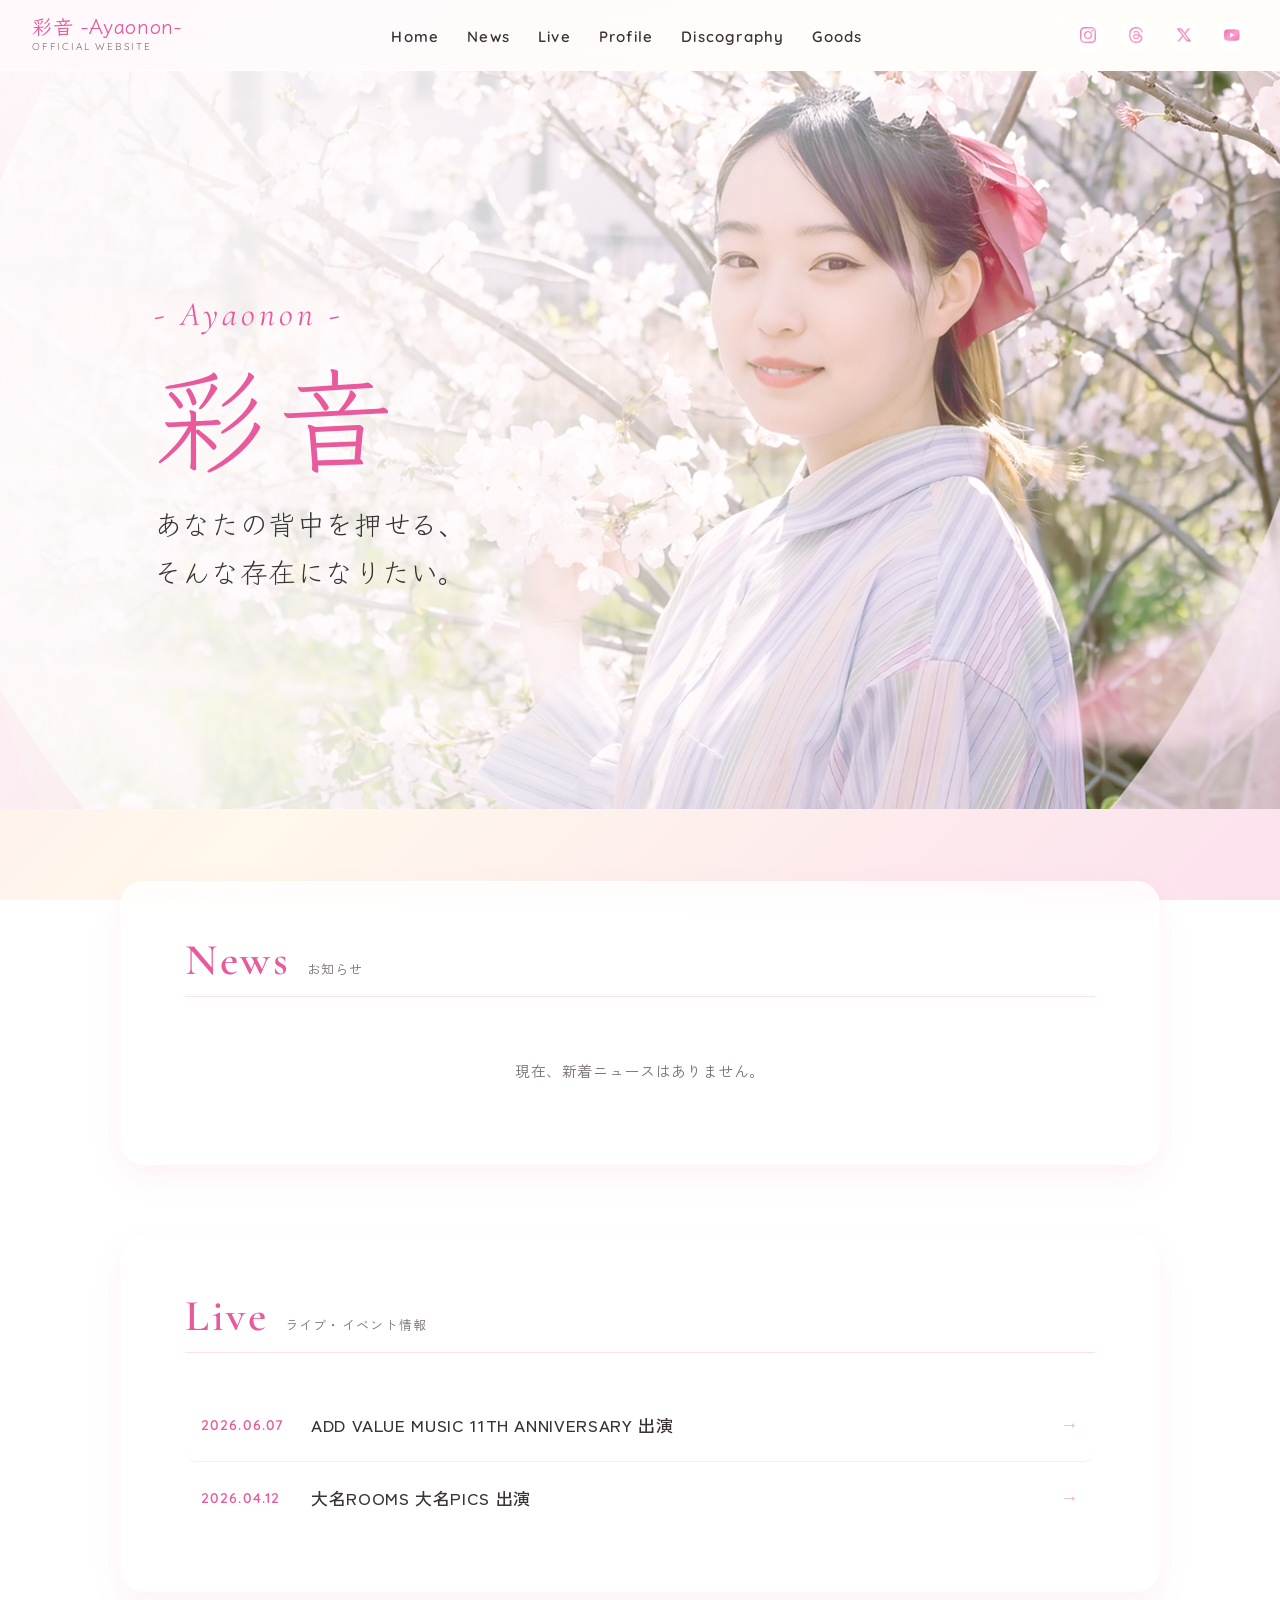
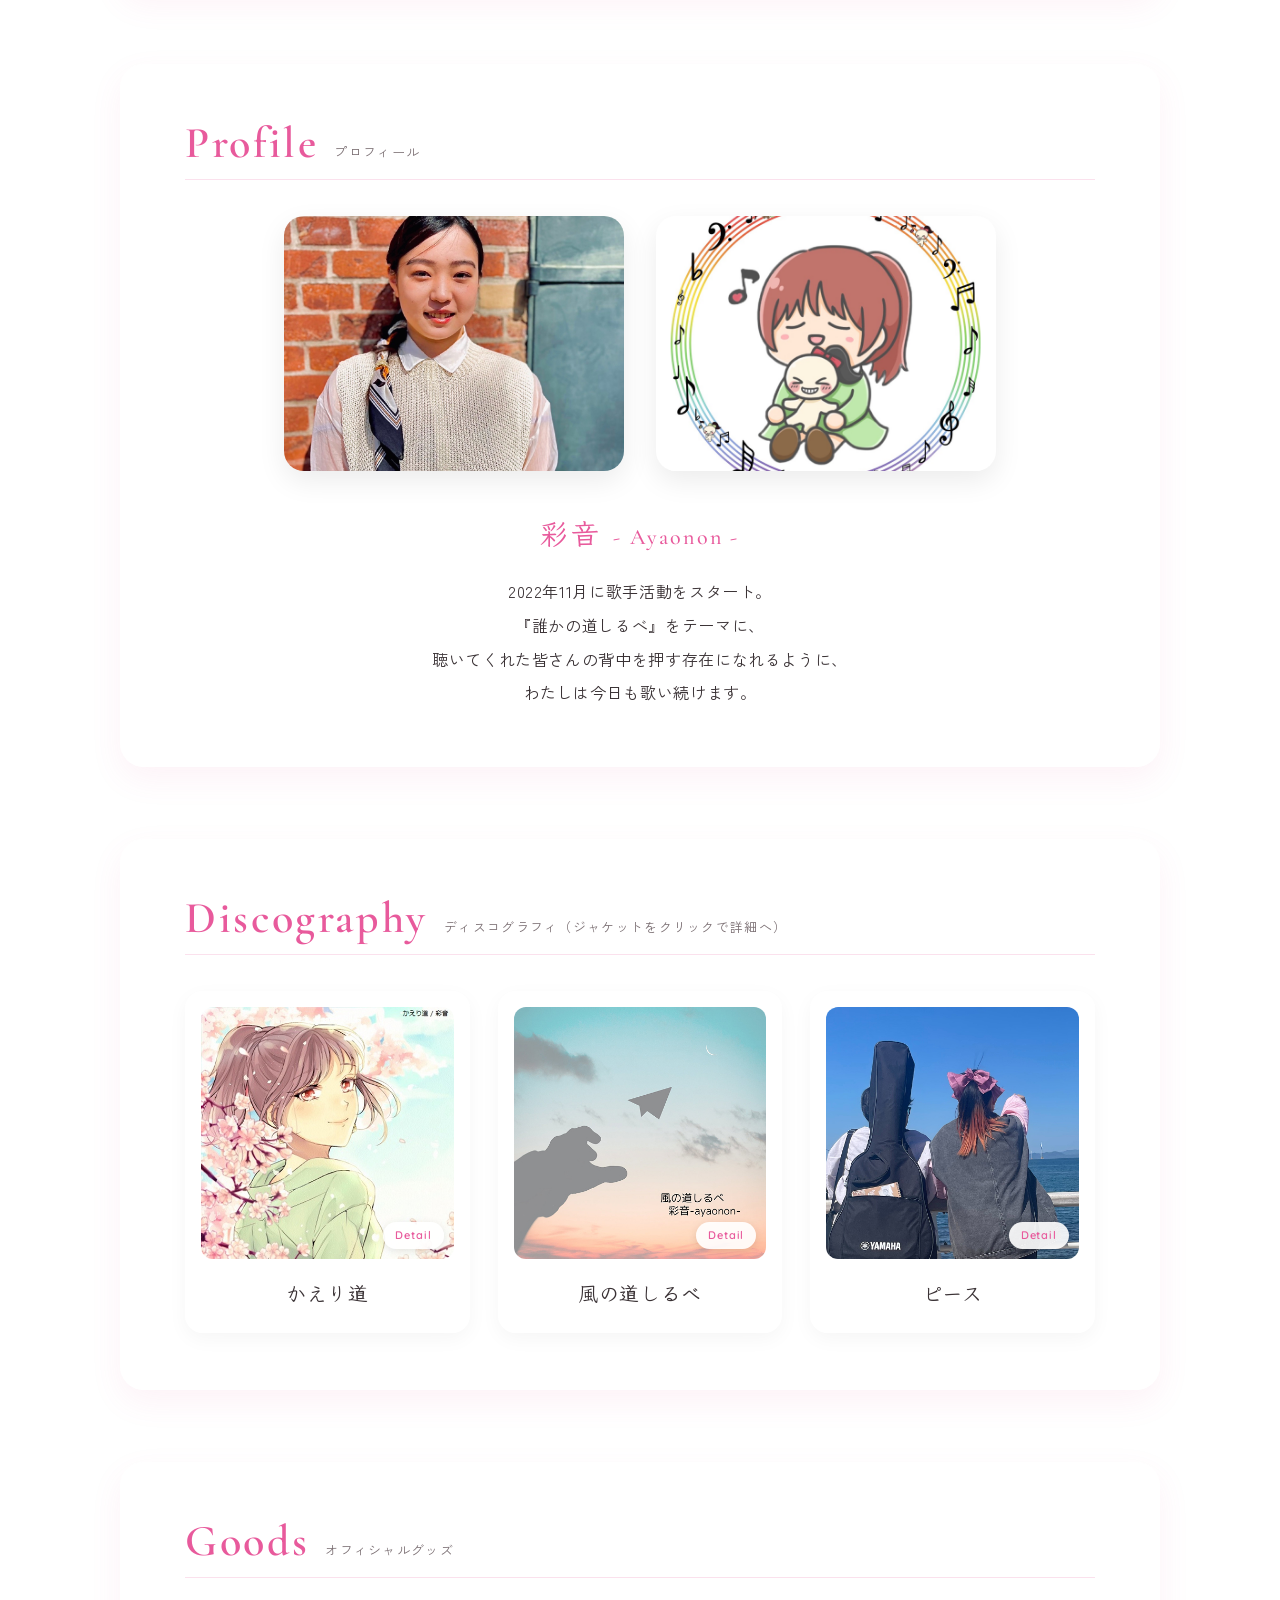
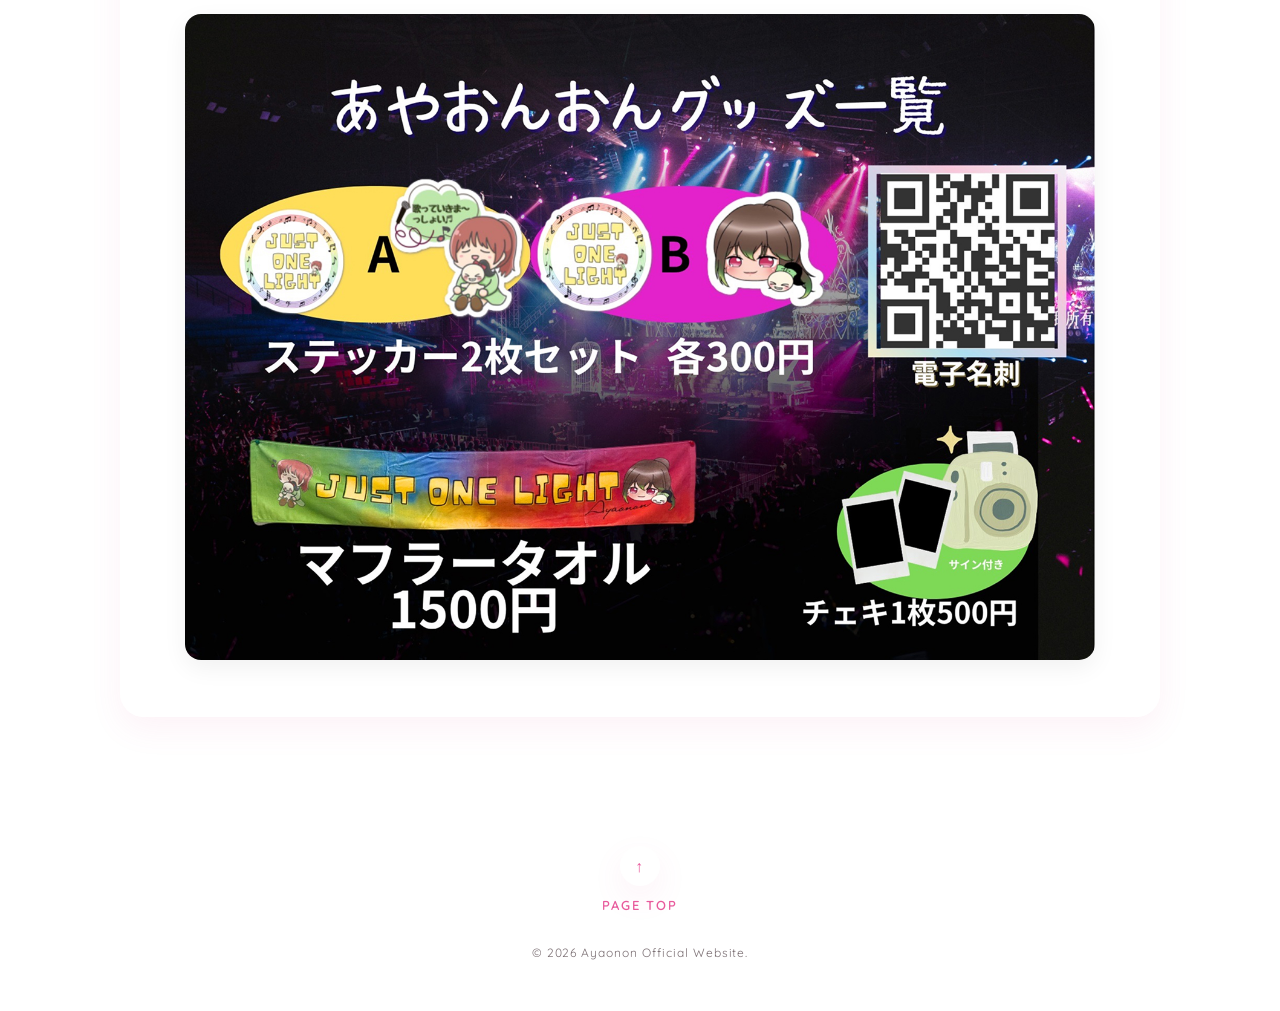
<file: index.html>
<!DOCTYPE html>
<html lang="ja">

<head>
    <meta charset="UTF-8">
    <meta name="viewport" content="width=device-width, initial-scale=1.0">

    <title>彩音 -Ayaonon- Official Website</title>

    <!-- Google Fonts: 上品な欧文フォントと温かみのある和文フォントの組み合わせ -->
    <link rel="preconnect" href="https://fonts.googleapis.com">
    <link rel="preconnect" href="https://fonts.gstatic.com" crossorigin>
    <link href="https://fonts.googleapis.com/css2?family=Cormorant+Garamond:ital,wght@0,500;0,600;1,500&family=Klee+One:wght@400;600&family=Quicksand:wght@400;500;600&family=Zen+Kaku+Gothic+New:wght@400;500;700&display=swap" rel="stylesheet">

    <link rel="stylesheet" href="css/common.css">
    <link rel="stylesheet" href="css/style.css">
</head>

<body id="top">

    <header>
        <nav class="nav">
            <div class="text-logo">
                <a href="index.html">
                    <span class="logo-main">彩音 -Ayaonon-</span>
                    <span class="logo-sub">OFFICIAL WEBSITE</span>
                </a>
            </div>

            <ul class="nav-text">
                <li class="nav-item"><a href="index.html">Home</a></li>
                <li class="nav-item"><a href="#news">News</a></li>
                <li class="nav-item"><a href="#live">Live</a></li>
                <li class="nav-item"><a href="#profile">Profile</a></li>
                <li class="nav-item"><a href="#discography">Discography</a></li>
                <li class="nav-item"><a href="#goods">Goods</a></li>
            </ul>

            <button class="hamburger" aria-label="メニューを開く">
                <span></span>
                <span></span>
                <span></span>
            </button>

            <ul class="nav-sns">
                <li class="nav-sns-item">
                    <a href="https://www.instagram.com/ayaonon1124?igsh=YjRiNXJqM3lva2Ft&utm_source=qr" target="_blank" rel="noopener noreferrer">
                        <img src="image/insta.png" alt="Instagram">
                    </a>
                </li>
                <li class="nav-sns-item">
                    <a href="https://www.threads.com/@ayaonon1124?hl=ja" target="_blank" rel="noopener noreferrer">
                        <img src="image/threds.png" alt="Threads">
                    </a>
                </li>
                <li class="nav-sns-item">
                    <a href="https://x.com/ayaonon1124?s=11" target="_blank" rel="noopener noreferrer">
                        <img src="image/x.png" alt="X">
                    </a>
                </li>
                <li class="nav-sns-item">
                    <a href="https://youtube.com/@irodorineiro?si=Z2nzadgw7RBEqJVM" target="_blank" rel="noopener noreferrer">
                        <img src="image/youtube.png" alt="YouTube">
                    </a>
                </li>
            </ul>
        </nav>
    </header>

    <main>
        <!-- メインビジュアル -->
        <section class="mv">
            <img src="image/mvpic.jpg" alt="彩音">
            <div class="mv-overlay"></div>
            <div class="mv-text">
                <p class="mv-en">- Ayaonon -</p>
                <h1>彩音</h1>
                <p class="mv-catch">
                    あなたの背中を押せる、<br>
                    そんな存在になりたい。
                </p>
            </div>
        </section>

        <!-- News -->
        <section class="card-section news" id="news">
            <div class="section-inner">
                <div class="section-header">
                    <h2 class="section-title">News</h2>
                    <span class="section-subtitle">お知らせ</span>
                </div>

                <div class="news-container">
                    <div class="news-empty">
                        <p>現在、新着ニュースはありません。</p>
                    </div>
                </div>
            </div>
        </section>

        <!-- Live -->
        <section class="card-section live" id="live">
            <div class="section-inner">
                <div class="section-header">
                    <h2 class="section-title">Live</h2>
                    <span class="section-subtitle">ライブ・イベント情報</span>
                </div>

                <div class="news-container">
                    <a href="live-260607.html" class="news-link">
                        <time class="news-date" datetime="2026-06-07">2026.06.07</time>
                        <h3 class="news-title">ADD VALUE MUSIC 11TH ANNIVERSARY 出演</h3>
                        <span class="news-arrow">→</span>
                    </a>
                    <a href="live-260414.html" class="news-link">
                        <time class="news-date" datetime="2026-04-12">2026.04.12</time>
                        <h3 class="news-title">大名ROOMS 大名PICS 出演</h3>
                        <span class="news-arrow">→</span>
                    </a>
                </div>
            </div>
        </section>

        <!-- Profile -->
        <section class="card-section profile" id="profile">
            <div class="section-inner">
                <div class="section-header">
                    <h2 class="section-title">Profile</h2>
                    <span class="section-subtitle">プロフィール</span>
                </div>

                <div class="profile-box">
                    <div class="profile-imgbox">
                        <div class="profile-photo main-photo">
                            <img src="image/profile-pic3.jpg" alt="プロフィール写真">
                        </div>
                        <div class="profile-photo sub-photo">
                            <img src="image/profile-pic2.png" alt="プロフィールキャラクター">
                        </div>
                    </div>

                    <div class="profile-content">
                        <h3>彩音 <span>- Ayaonon -</span></h3>
                        <p>
                            2022年11月に歌手活動をスタート。<br>
                            『誰かの道しるべ』をテーマに、<br class="pc-only">
                            聴いてくれた皆さんの背中を押す存在になれるように、<br class="pc-only">
                            わたしは今日も歌い続けます。
                        </p>
                    </div>
                </div>
            </div>
        </section>

        <!-- Discography -->
        <section class="card-section discography" id="discography">
            <div class="section-inner">
                <div class="section-header">
                    <h2 class="section-title">Discography</h2>
                    <span class="section-subtitle">ディスコグラフィ（ジャケットをクリックで詳細へ）</span>
                </div>

                <div class="song-container">
                    <a href="discography-kaeri.html" class="song-box">
                        <div class="song-img-wrap">
                            <img src="image/kaerimichi.jpg" alt="かえり道">
                            <span class="song-badge">Detail</span>
                        </div>
                        <h3>かえり道</h3>
                    </a>

                    <a href="discography-kazeno.html" class="song-box">
                        <div class="song-img-wrap">
                            <img src="image/kazenomichishirube.jpg" alt="風の道しるべ">
                            <span class="song-badge">Detail</span>
                        </div>
                        <h3>風の道しるべ</h3>
                    </a>

                    <a href="discography-peace.html" class="song-box">
                        <div class="song-img-wrap">
                            <img src="image/peace.jpg" alt="ピース">
                            <span class="song-badge">Detail</span>
                        </div>
                        <h3>ピース</h3>
                    </a>
                </div>
            </div>
        </section>

        <!-- Goods -->
        <section class="card-section goods" id="goods">
            <div class="section-inner">
                <div class="section-header">
                    <h2 class="section-title">Goods</h2>
                    <span class="section-subtitle">オフィシャルグッズ</span>
                </div>

                <div class="goods-img-wrap">
                    <img src="image/goods-img.jpg" alt="グッズ画像">
                </div>
            </div>
        </section>
    </main>

    <footer>
        <a href="#top" class="footer-link">
            <span class="arrow-up">↑</span>
            <span>PAGE TOP</span>
        </a>
        <p class="copyright">&copy; 2026 Ayaonon Official Website.</p>
    </footer>

    <script src="js/script.js"></script>
</body>

</html>
</file>
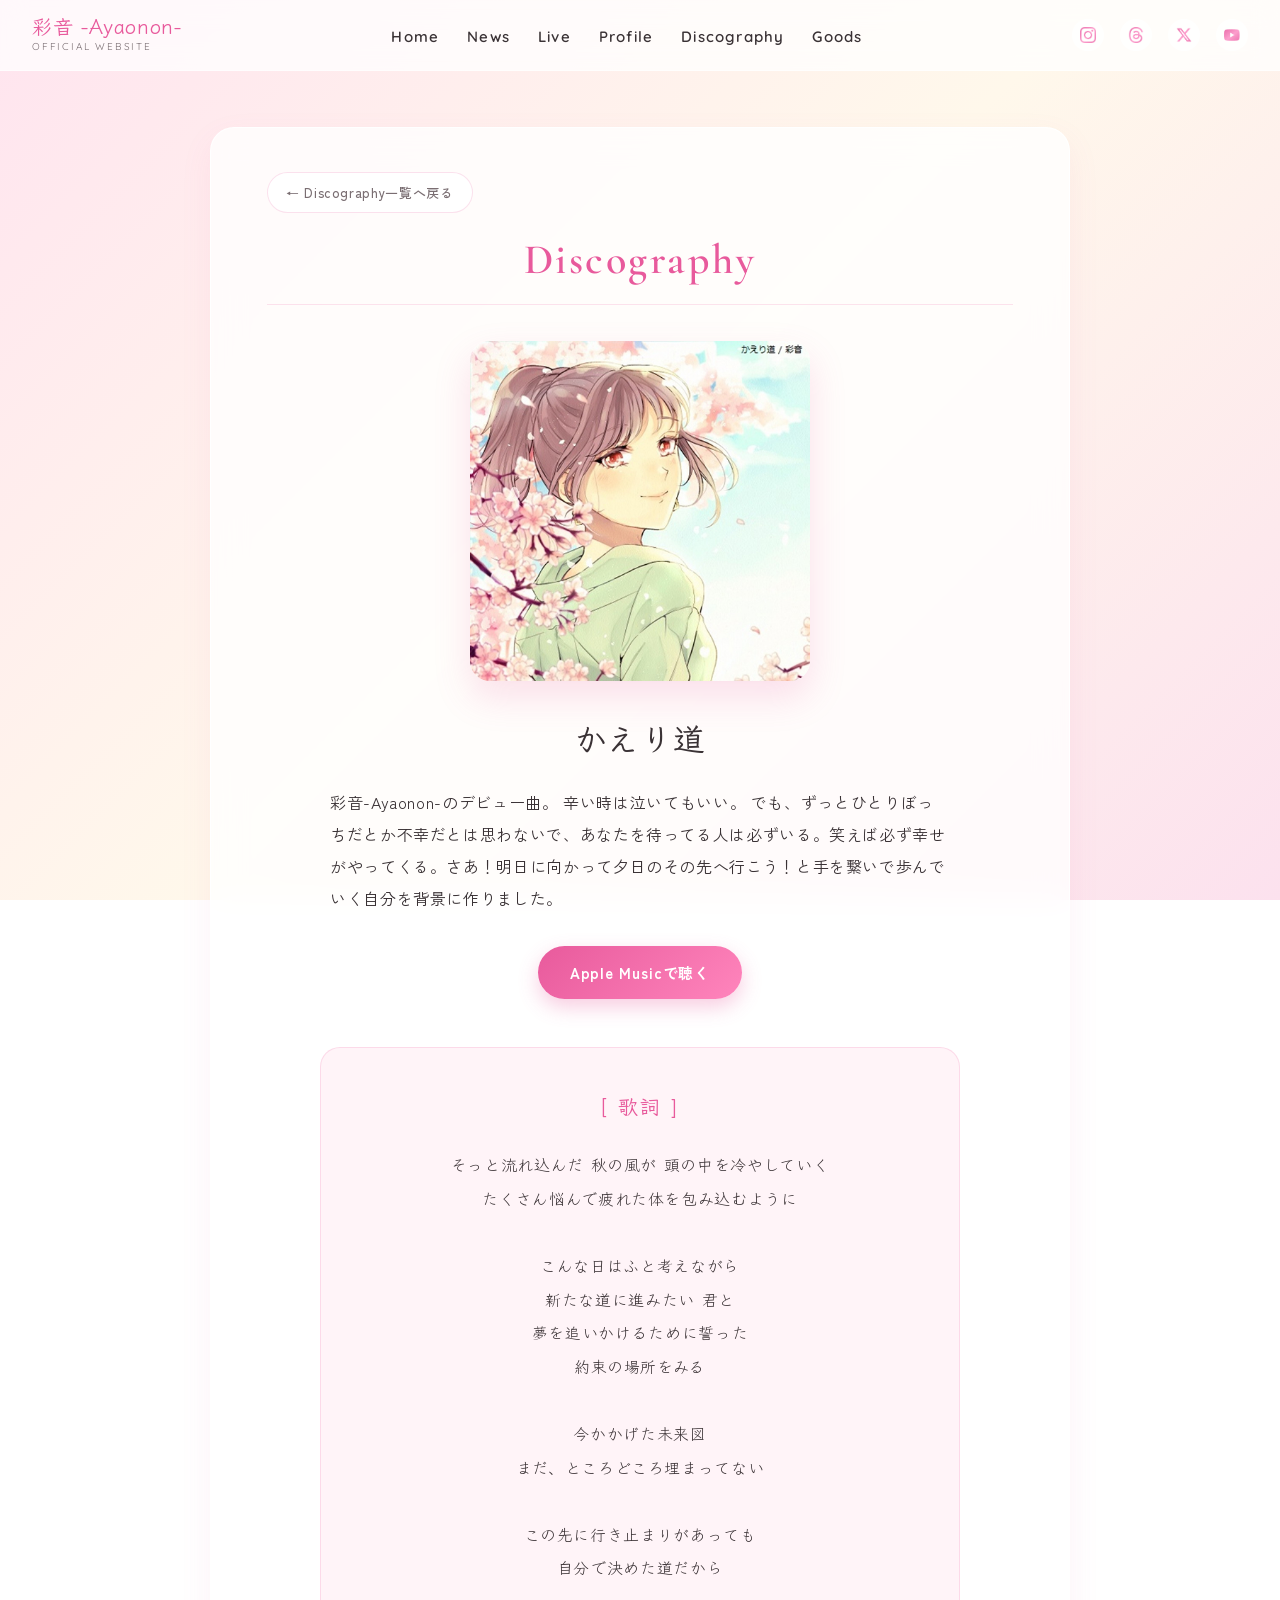
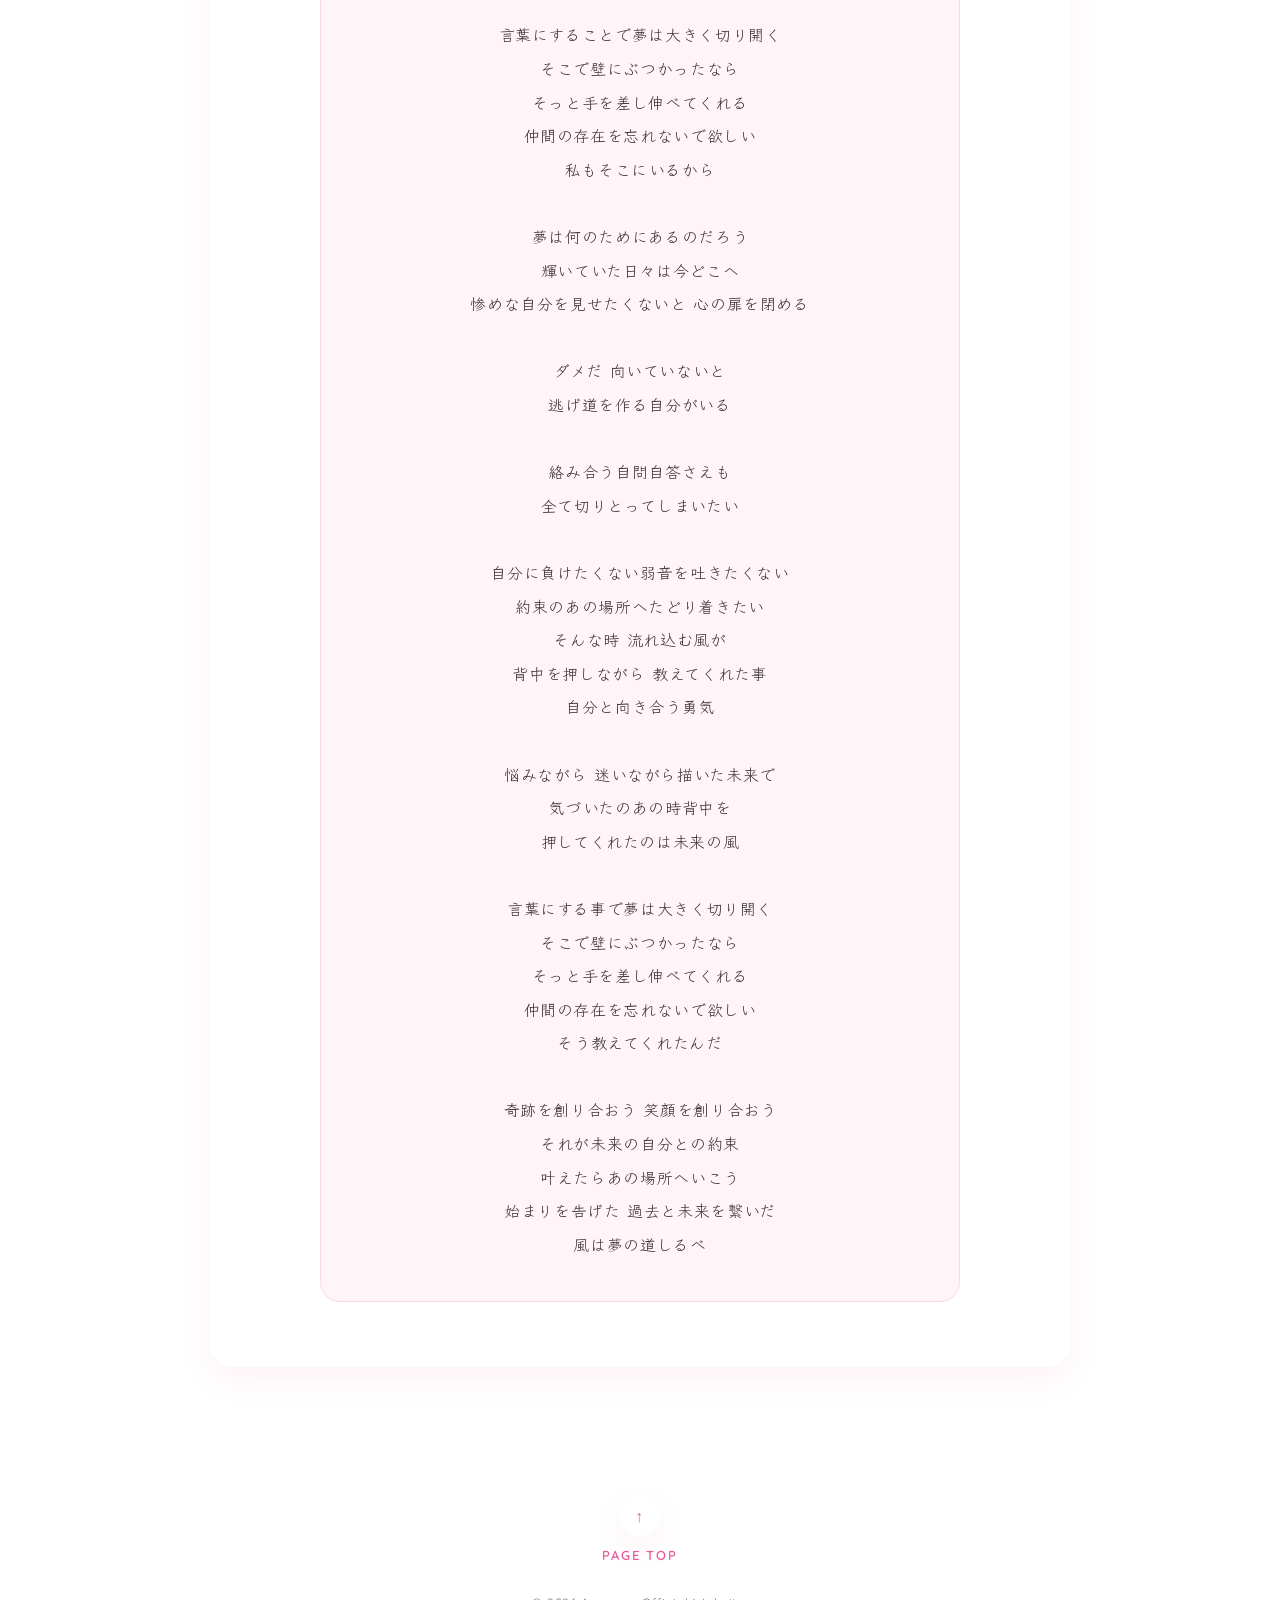
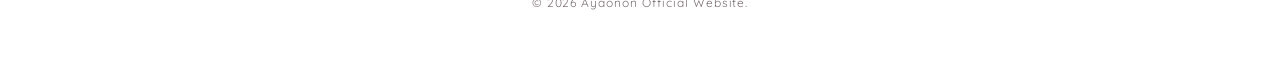
<file: discography-kaeri.html>
<!DOCTYPE html>
<html lang="ja">

<head>
    <meta charset="UTF-8">
    <meta name="viewport" content="width=device-width, initial-scale=1.0">
    <title>かえり道 | Discography - 彩音 -Ayaonon- Official Website</title>

    <link rel="preconnect" href="https://fonts.googleapis.com">
    <link rel="preconnect" href="https://fonts.gstatic.com" crossorigin>
    <link href="https://fonts.googleapis.com/css2?family=Cormorant+Garamond:ital,wght@0,500;0,600;1,500&family=Klee+One:wght@400;600&family=Quicksand:wght@400;500;600&family=Zen+Kaku+Gothic+New:wght@400;500;700&display=swap" rel="stylesheet">

    <link rel="stylesheet" href="css/common.css">
    <link rel="stylesheet" href="css/discography.css">
</head>

<body id="top">

    <header>
        <nav class="nav">
            <div class="text-logo">
                <a href="index.html">
                    <span class="logo-main">彩音 -Ayaonon-</span>
                    <span class="logo-sub">OFFICIAL WEBSITE</span>
                </a>
            </div>

            <ul class="nav-text">
                <li class="nav-item"><a href="index.html">Home</a></li>
                <li class="nav-item"><a href="index.html#news">News</a></li>
                <li class="nav-item"><a href="index.html#live">Live</a></li>
                <li class="nav-item"><a href="index.html#profile">Profile</a></li>
                <li class="nav-item"><a href="index.html#discography">Discography</a></li>
                <li class="nav-item"><a href="index.html#goods">Goods</a></li>
            </ul>

            <button class="hamburger" aria-label="メニューを開く">
                <span></span>
                <span></span>
                <span></span>
            </button>

            <ul class="nav-sns">
                <li class="nav-sns-item">
                    <a href="https://www.instagram.com/ayaonon1124?igsh=YjRiNXJqM3lva2Ft&utm_source=qr" target="_blank" rel="noopener noreferrer">
                        <img src="image/insta.png" alt="Instagram">
                    </a>
                </li>
                <li class="nav-sns-item">
                    <a href="https://www.threads.com/@ayaonon1124?hl=ja" target="_blank" rel="noopener noreferrer">
                        <img src="image/threds.png" alt="Threads">
                    </a>
                </li>
                <li class="nav-sns-item">
                    <a href="https://x.com/ayaonon1124?s=11" target="_blank" rel="noopener noreferrer">
                        <img src="image/x.png" alt="X">
                    </a>
                </li>
                <li class="nav-sns-item">
                    <a href="https://youtube.com/@irodorineiro?si=Z2nzadgw7RBEqJVM" target="_blank" rel="noopener noreferrer">
                        <img src="image/youtube.png" alt="YouTube">
                    </a>
                </li>
            </ul>
        </nav>
    </header>

    <main>
        <article class="disco-card">
            <a href="index.html#discography" class="back-button">← Discography一覧へ戻る</a>

            <div class="disco-header">
                <h1 class="disco-category">Discography</h1>
            </div>

            <div class="disco-jacket">
                <img src="image/kaerimichi.jpg" alt="かえり道の楽曲画像">
            </div>

            <h2 class="disco-song-title">かえり道</h2>

            <p class="disco-comment">
                彩音-Ayaonon-のデビュー曲。
                辛い時は泣いてもいい。
                でも、ずっとひとりぼっちだとか不幸だとは思わないで、あなたを待ってる人は必ずいる。笑えば必ず幸せがやってくる。さあ！明日に向かって夕日のその先へ行こう！と手を繋いで歩んでいく自分を背景に作りました。
            </p>

            <div class="stream-btn-wrap">
                <a href="https://music.apple.com/jp/album/かえり道-single/1656906160" target="_blank" rel="noopener noreferrer" class="stream-button">
                    Apple Musicで聴く
                </a>
            </div>

            <section class="lyric-box" aria-label="歌詞">
                <h3 class="lyric-title">[ 歌詞 ]</h3>
                <p class="lyric-text">
                    そっと流れ込んだ 秋の風が 頭の中を冷やしていく<br>
                    たくさん悩んで疲れた体を包み込むように<br><br>

                    こんな日はふと考えながら<br>
                    新たな道に進みたい 君と<br>
                    夢を追いかけるために誓った<br>
                    約束の場所をみる<br><br>

                    今かかげた未来図<br>
                    まだ、ところどころ埋まってない<br><br>

                    この先に行き止まりがあっても<br>
                    自分で決めた道だから<br><br>

                    言葉にすることで夢は大きく切り開く<br>
                    そこで壁にぶつかったなら<br>
                    そっと手を差し伸べてくれる<br>
                    仲間の存在を忘れないで欲しい<br>
                    私もそこにいるから<br><br>

                    夢は何のためにあるのだろう<br>
                    輝いていた日々は今どこへ<br>
                    惨めな自分を見せたくないと 心の扉を閉める<br><br>

                    ダメだ 向いていないと<br>
                    逃げ道を作る自分がいる<br><br>

                    絡み合う自問自答さえも<br>
                    全て切りとってしまいたい<br><br>

                    自分に負けたくない弱音を吐きたくない<br>
                    約束のあの場所へたどり着きたい<br>
                    そんな時 流れ込む風が<br>
                    背中を押しながら 教えてくれた事<br>
                    自分と向き合う勇気<br><br>

                    悩みながら 迷いながら描いた未来で<br>
                    気づいたのあの時背中を<br>
                    押してくれたのは未来の風<br><br>

                    言葉にする事で夢は大きく切り開く<br>
                    そこで壁にぶつかったなら<br>
                    そっと手を差し伸べてくれる<br>
                    仲間の存在を忘れないで欲しい<br>
                    そう教えてくれたんだ<br><br>

                    奇跡を創り合おう 笑顔を創り合おう<br>
                    それが未来の自分との約束<br>
                    叶えたらあの場所へいこう<br>
                    始まりを告げた 過去と未来を繋いだ<br>
                    風は夢の道しるべ
                </p>
            </section>
        </article>
    </main>

    <footer>
        <a href="#top" class="footer-link">
            <span class="arrow-up">↑</span>
            <span>PAGE TOP</span>
        </a>
        <p class="copyright">&copy; 2026 Ayaonon Official Website.</p>
    </footer>

    <script src="js/script.js"></script>

</body>

</html>
</file>
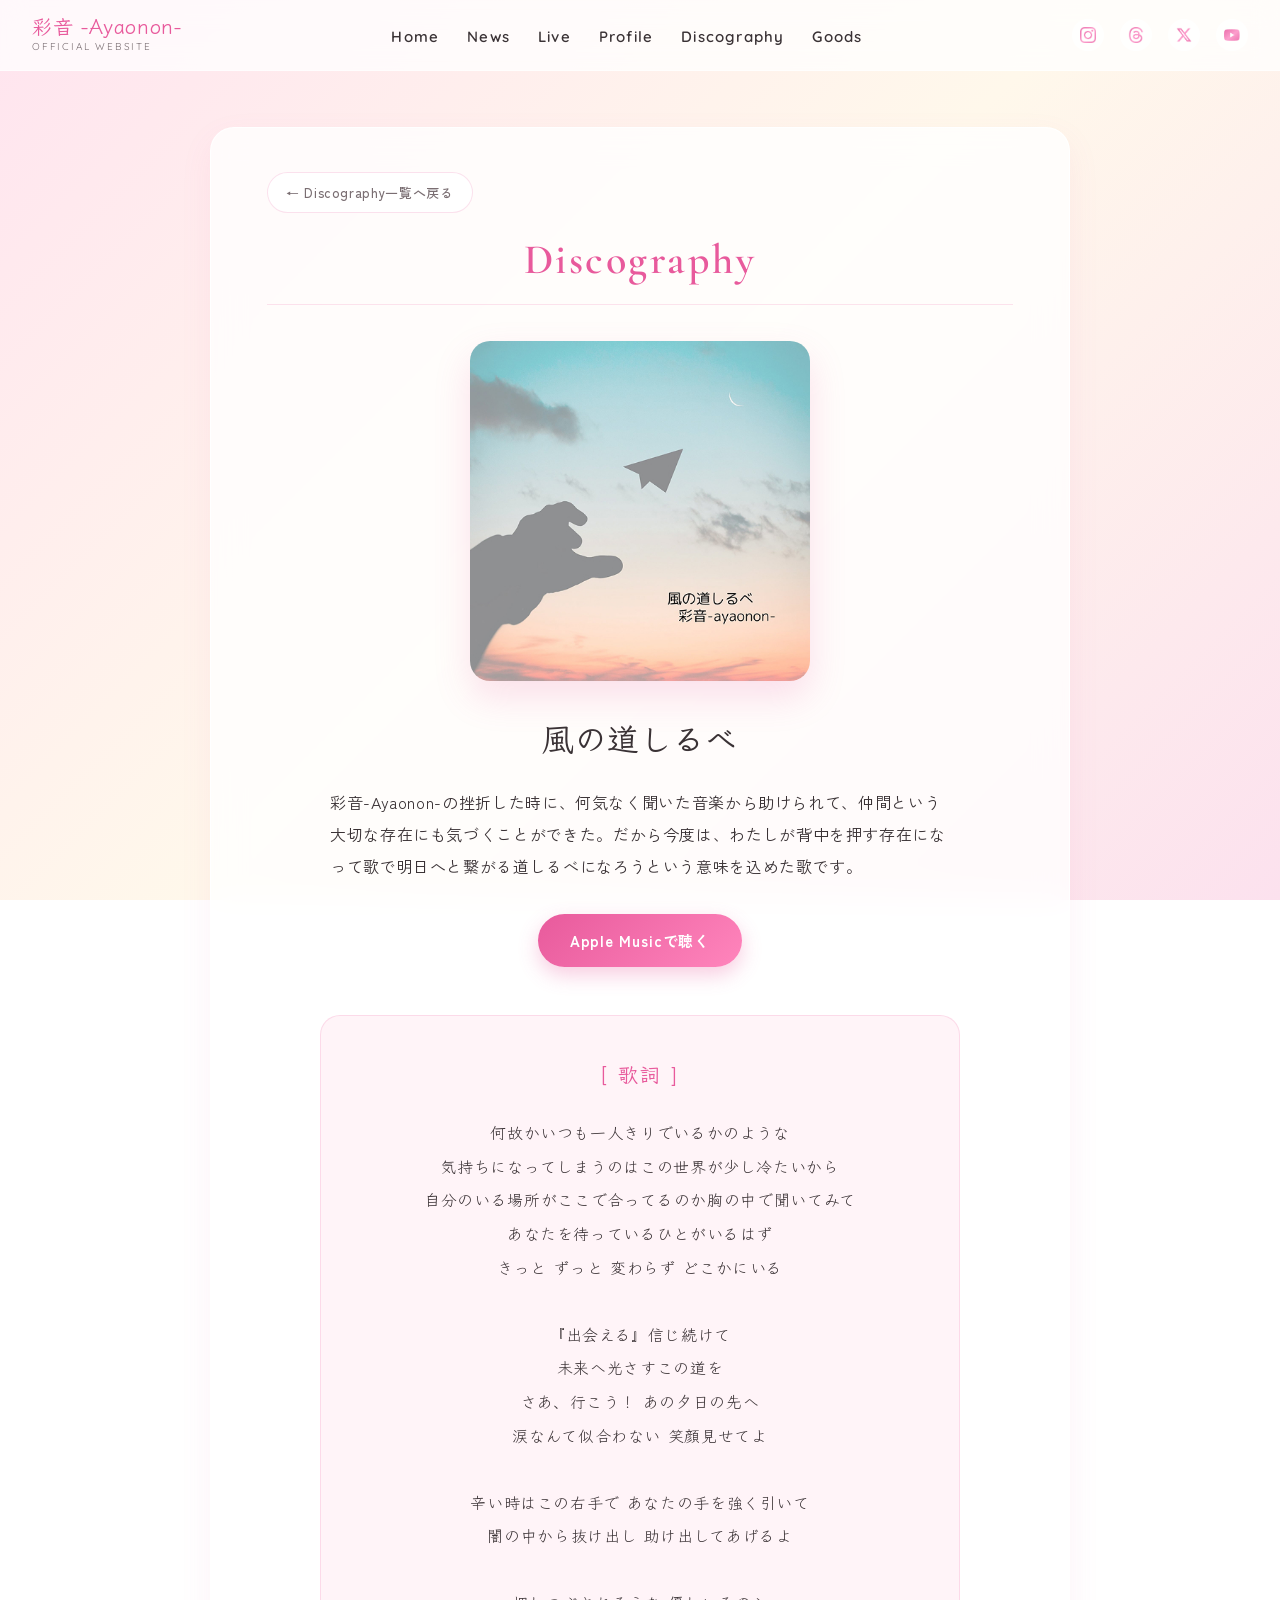
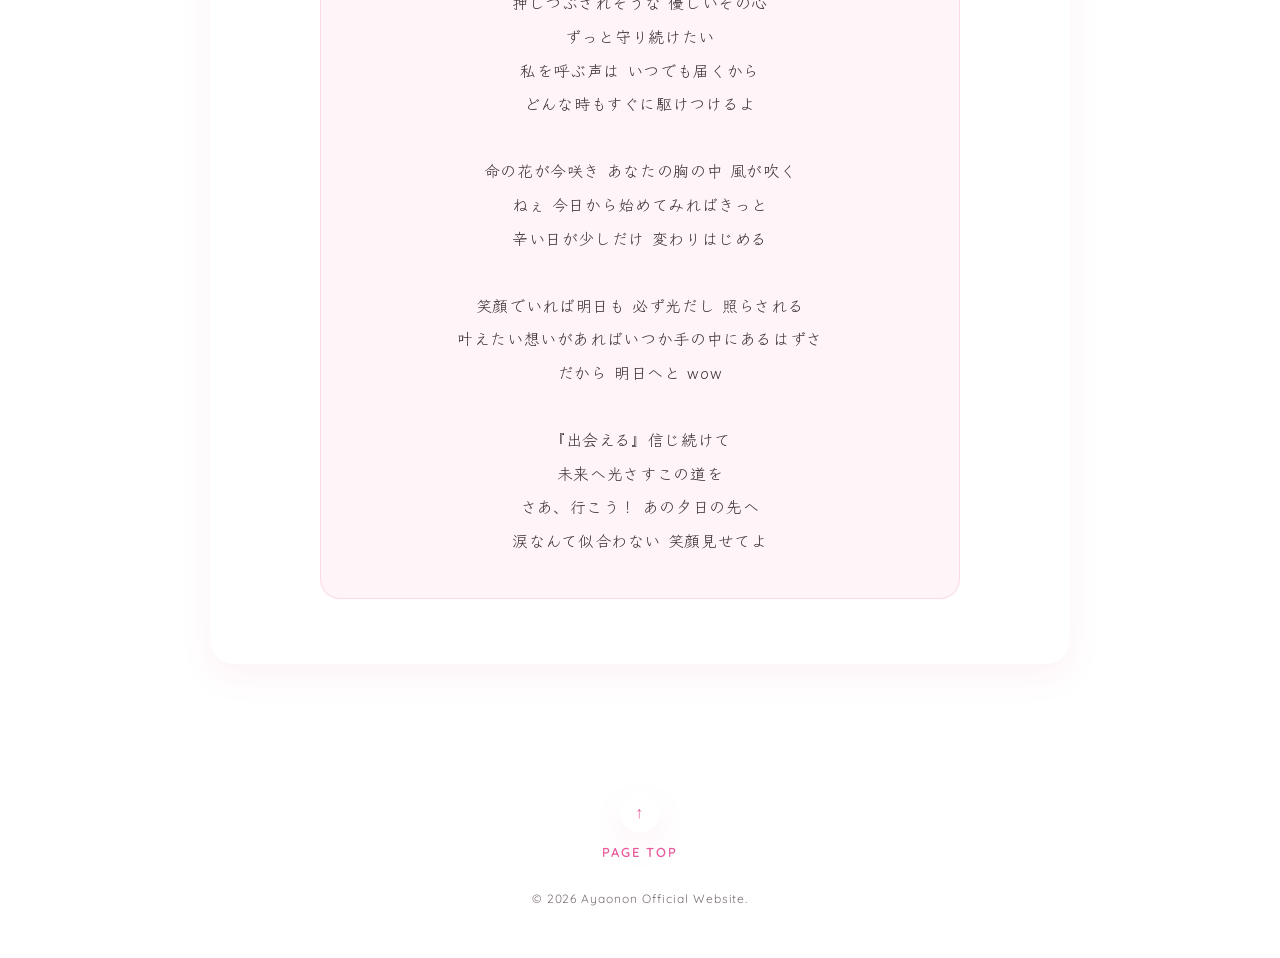
<file: discography-kazeno.html>
<!DOCTYPE html>
<html lang="ja">

<head>
    <meta charset="UTF-8">
    <meta name="viewport" content="width=device-width, initial-scale=1.0">
    <title>風の道しるべ | Discography - 彩音 -Ayaonon- Official Website</title>

    <link rel="preconnect" href="https://fonts.googleapis.com">
    <link rel="preconnect" href="https://fonts.gstatic.com" crossorigin>
    <link href="https://fonts.googleapis.com/css2?family=Cormorant+Garamond:ital,wght@0,500;0,600;1,500&family=Klee+One:wght@400;600&family=Quicksand:wght@400;500;600&family=Zen+Kaku+Gothic+New:wght@400;500;700&display=swap" rel="stylesheet">

    <link rel="stylesheet" href="css/common.css">
    <link rel="stylesheet" href="css/discography.css">
</head>

<body id="top">

    <header>
        <nav class="nav">
            <div class="text-logo">
                <a href="index.html">
                    <span class="logo-main">彩音 -Ayaonon-</span>
                    <span class="logo-sub">OFFICIAL WEBSITE</span>
                </a>
            </div>

            <ul class="nav-text">
                <li class="nav-item"><a href="index.html">Home</a></li>
                <li class="nav-item"><a href="index.html#news">News</a></li>
                <li class="nav-item"><a href="index.html#live">Live</a></li>
                <li class="nav-item"><a href="index.html#profile">Profile</a></li>
                <li class="nav-item"><a href="index.html#discography">Discography</a></li>
                <li class="nav-item"><a href="index.html#goods">Goods</a></li>
            </ul>

            <button class="hamburger" aria-label="メニューを開く">
                <span></span>
                <span></span>
                <span></span>
            </button>

            <ul class="nav-sns">
                <li class="nav-sns-item">
                    <a href="https://www.instagram.com/ayaonon1124?igsh=YjRiNXJqM3lva2Ft&utm_source=qr" target="_blank" rel="noopener noreferrer">
                        <img src="image/insta.png" alt="Instagram">
                    </a>
                </li>
                <li class="nav-sns-item">
                    <a href="https://www.threads.com/@ayaonon1124?hl=ja" target="_blank" rel="noopener noreferrer">
                        <img src="image/threds.png" alt="Threads">
                    </a>
                </li>
                <li class="nav-sns-item">
                    <a href="https://x.com/ayaonon1124?s=11" target="_blank" rel="noopener noreferrer">
                        <img src="image/x.png" alt="X">
                    </a>
                </li>
                <li class="nav-sns-item">
                    <a href="https://youtube.com/@irodorineiro?si=Z2nzadgw7RBEqJVM" target="_blank" rel="noopener noreferrer">
                        <img src="image/youtube.png" alt="YouTube">
                    </a>
                </li>
            </ul>
        </nav>
    </header>

    <main>
        <article class="disco-card">
            <a href="index.html#discography" class="back-button">← Discography一覧へ戻る</a>

            <div class="disco-header">
                <h1 class="disco-category">Discography</h1>
            </div>

            <div class="disco-jacket">
                <img src="image/kazenomichishirube.jpg" alt="風の道しるべの楽曲画像">
            </div>

            <h2 class="disco-song-title">風の道しるべ</h2>

            <p class="disco-comment">
                彩音-Ayaonon-の挫折した時に、何気なく聞いた音楽から助けられて、仲間という大切な存在にも気づくことができた。だから今度は、わたしが背中を押す存在になって歌で明日へと繋がる道しるべになろうという意味を込めた歌です。
            </p>

            <div class="stream-btn-wrap">
                <a href="https://music.apple.com/jp/album/風の道しるべ-single/1731105486" target="_blank" rel="noopener noreferrer" class="stream-button">
                    Apple Musicで聴く
                </a>
            </div>

            <section class="lyric-box" aria-label="歌詞">
                <h3 class="lyric-title">[ 歌詞 ]</h3>
                <p class="lyric-text">
                    何故かいつも一人きりでいるかのような<br>
                    気持ちになってしまうのはこの世界が少し冷たいから <br>

                    自分のいる場所がここで合ってるのか胸の中で聞いてみて<br>
                    あなたを待っているひとがいるはず<br>
                    きっと ずっと 変わらず どこかにいる<br><br>

                    『出会える』信じ続けて<br>
                    未来へ光さすこの道を<br>
                    さあ、行こう！ あの夕日の先へ<br>
                    涙なんて似合わない 笑顔見せてよ<br><br>

                    辛い時はこの右手で あなたの手を強く引いて<br>
                    闇の中から抜け出し 助け出してあげるよ<br><br>

                    押しつぶされそうな 優しいその心<br>
                    ずっと守り続けたい<br>
                    私を呼ぶ声は いつでも届くから<br>
                    どんな時もすぐに駆けつけるよ<br><br>

                    命の花が今咲き あなたの胸の中 風が吹く<br>
                    ねぇ 今日から始めてみればきっと<br>
                    辛い日が少しだけ 変わりはじめる<br><br>

                    笑顔でいれば明日も 必ず光だし 照らされる<br>

                    叶えたい想いがあればいつか手の中にあるはずさ<br>
                    だから 明日へと wow<br><br>

                    『出会える』信じ続けて<br>
                    未来へ光さすこの道を<br>
                    さあ、行こう！ あの夕日の先へ<br>
                    涙なんて似合わない 笑顔見せてよ
                </p>
            </section>
        </article>
    </main>

    <footer>
        <a href="#top" class="footer-link">
            <span class="arrow-up">↑</span>
            <span>PAGE TOP</span>
        </a>
        <p class="copyright">&copy; 2026 Ayaonon Official Website.</p>
    </footer>

    <script src="js/script.js"></script>

</body>

</html>
</file>
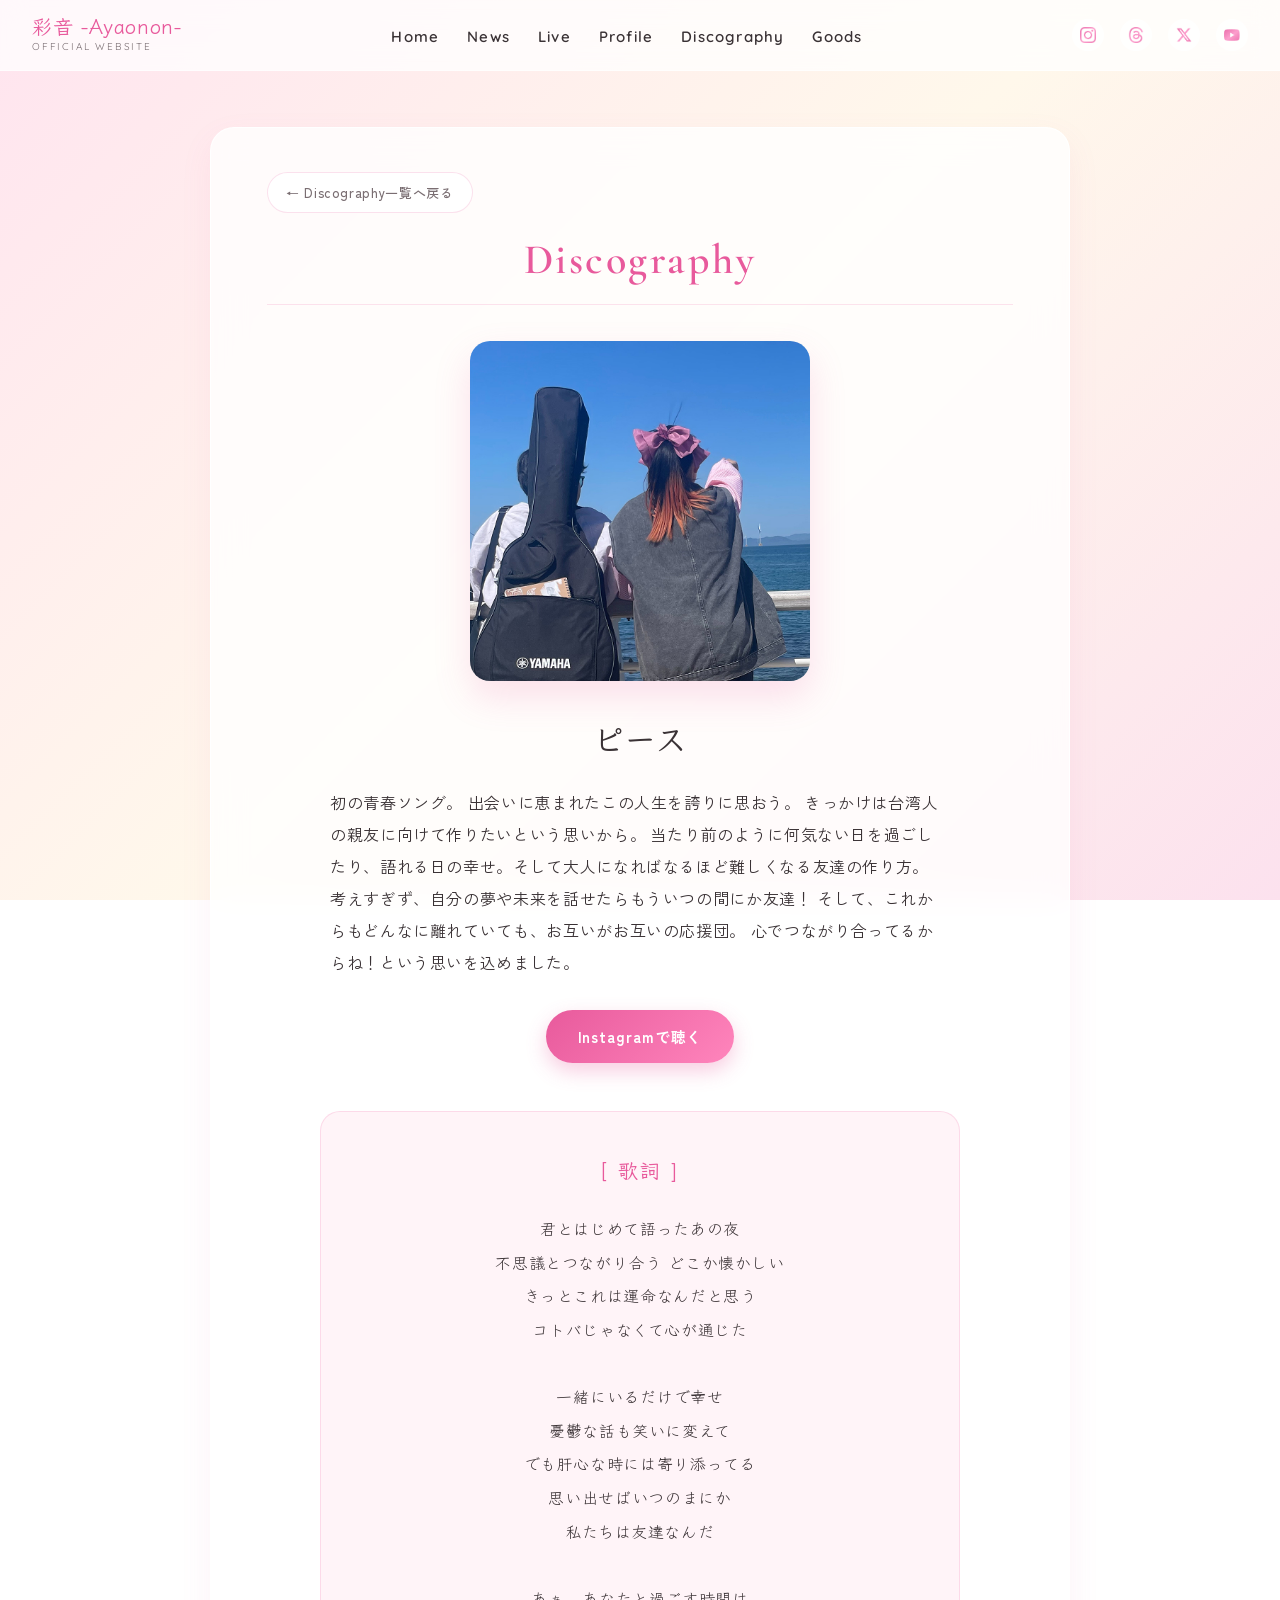
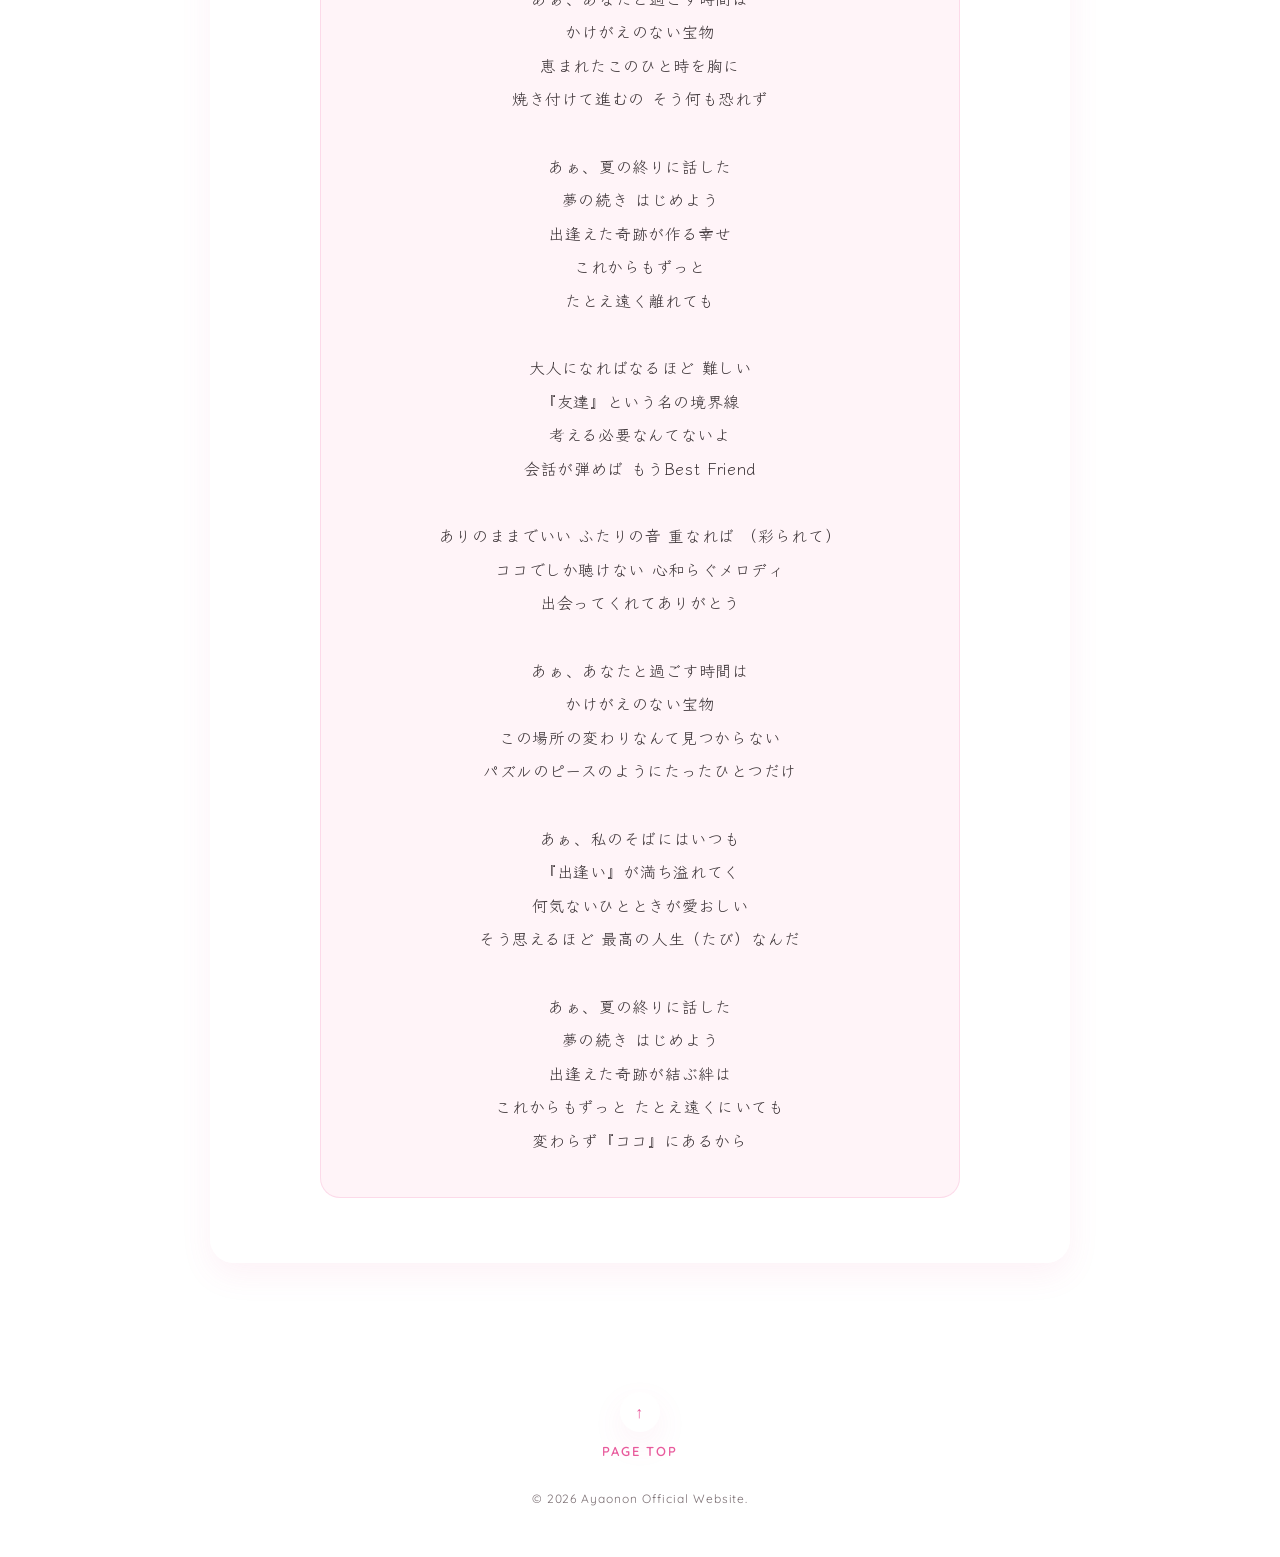
<file: discography-peace.html>
<!DOCTYPE html>
<html lang="ja">

<head>
    <meta charset="UTF-8">
    <meta name="viewport" content="width=device-width, initial-scale=1.0">
    <title>ピース | Discography - 彩音 -Ayaonon- Official Website</title>

    <link rel="preconnect" href="https://fonts.googleapis.com">
    <link rel="preconnect" href="https://fonts.gstatic.com" crossorigin>
    <link href="https://fonts.googleapis.com/css2?family=Cormorant+Garamond:ital,wght@0,500;0,600;1,500&family=Klee+One:wght@400;600&family=Quicksand:wght@400;500;600&family=Zen+Kaku+Gothic+New:wght@400;500;700&display=swap" rel="stylesheet">

    <link rel="stylesheet" href="css/common.css">
    <link rel="stylesheet" href="css/discography.css">
</head>

<body id="top">

    <header>
        <nav class="nav">
            <div class="text-logo">
                <a href="index.html">
                    <span class="logo-main">彩音 -Ayaonon-</span>
                    <span class="logo-sub">OFFICIAL WEBSITE</span>
                </a>
            </div>

            <ul class="nav-text">
                <li class="nav-item"><a href="index.html">Home</a></li>
                <li class="nav-item"><a href="index.html#news">News</a></li>
                <li class="nav-item"><a href="index.html#live">Live</a></li>
                <li class="nav-item"><a href="index.html#profile">Profile</a></li>
                <li class="nav-item"><a href="index.html#discography">Discography</a></li>
                <li class="nav-item"><a href="index.html#goods">Goods</a></li>
            </ul>

            <button class="hamburger" aria-label="メニューを開く">
                <span></span>
                <span></span>
                <span></span>
            </button>

            <ul class="nav-sns">
                <li class="nav-sns-item">
                    <a href="https://www.instagram.com/ayaonon1124?igsh=YjRiNXJqM3lva2Ft&utm_source=qr" target="_blank" rel="noopener noreferrer">
                        <img src="image/insta.png" alt="Instagram">
                    </a>
                </li>
                <li class="nav-sns-item">
                    <a href="https://www.threads.com/@ayaonon1124?hl=ja" target="_blank" rel="noopener noreferrer">
                        <img src="image/threds.png" alt="Threads">
                    </a>
                </li>
                <li class="nav-sns-item">
                    <a href="https://x.com/ayaonon1124?s=11" target="_blank" rel="noopener noreferrer">
                        <img src="image/x.png" alt="X">
                    </a>
                </li>
                <li class="nav-sns-item">
                    <a href="https://youtube.com/@irodorineiro?si=Z2nzadgw7RBEqJVM" target="_blank" rel="noopener noreferrer">
                        <img src="image/youtube.png" alt="YouTube">
                    </a>
                </li>
            </ul>
        </nav>
    </header>

    <main>
        <article class="disco-card">
            <a href="index.html#discography" class="back-button">← Discography一覧へ戻る</a>

            <div class="disco-header">
                <h1 class="disco-category">Discography</h1>
            </div>

            <div class="disco-jacket">
                <img src="image/peace.jpg" alt="ピースの楽曲画像">
            </div>

            <h2 class="disco-song-title">ピース</h2>

            <p class="disco-comment">
                初の青春ソング。 出会いに恵まれたこの人生を誇りに思おう。 きっかけは台湾人の親友に向けて作りたいという思いから。
                当たり前のように何気ない日を過ごしたり、語れる日の幸せ。そして大人になればなるほど難しくなる友達の作り方。 考えすぎず、自分の夢や未来を話せたらもういつの間にか友達！
                そして、これからもどんなに離れていても、お互いがお互いの応援団。 心でつながり合ってるからね！という思いを込めました。
            </p>

            <div class="stream-btn-wrap">
                <a href="https://www.instagram.com/reel/DWxatP8Cags/?utm_source=ig_web_button_share_sheet" target="_blank" rel="noopener noreferrer" class="stream-button">
                    Instagramで聴く
                </a>
            </div>

            <section class="lyric-box" aria-label="歌詞">
                <h3 class="lyric-title">[ 歌詞 ]</h3>
                <p class="lyric-text">
                    君とはじめて語ったあの夜<br>
                    不思議とつながり合う どこか懐かしい<br>
                    きっとこれは運命なんだと思う<br>
                    コトバじゃなくて心が通じた<br><br>

                    一緒にいるだけで幸せ<br>
                    憂鬱な話も笑いに変えて<br>
                    でも肝心な時には寄り添ってる<br>
                    思い出せばいつのまにか<br>
                    私たちは友達なんだ<br><br>

                    あぁ、あなたと過ごす時間は <br>
                    かけがえのない宝物<br>
                    恵まれたこのひと時を胸に <br>
                    焼き付けて進むの そう何も恐れず<br><br>

                    あぁ、夏の終りに話した<br>
                    夢の続き はじめよう<br>
                    出逢えた奇跡が作る幸せ<br>
                    これからもずっと<br>
                    たとえ遠く離れても<br><br>

                    大人になればなるほど 難しい<br>
                    『友達』という名の境界線<br>
                    考える必要なんてないよ<br>
                    会話が弾めば もうBest Friend<br><br>

                    ありのままでいい ふたりの音 重なれば
                    （彩られて）<br>
                    ココでしか聴けない 心和らぐメロディ<br>
                    出会ってくれてありがとう<br><br>

                    あぁ、あなたと過ごす時間は<br>
                    かけがえのない宝物<br>
                    この場所の変わりなんて見つからない<br>
                    パズルのピースのようにたったひとつだけ<br><br>

                    あぁ、私のそばにはいつも<br>
                    『出逢い』が満ち溢れてく<br>
                    何気ないひとときが愛おしい<br>
                    そう思えるほど 最高の人生（たび）なんだ<br><br>

                    あぁ、夏の終りに話した<br>
                    夢の続き はじめよう<br>
                    出逢えた奇跡が結ぶ絆は<br>
                    これからもずっと たとえ遠くにいても<br>
                    変わらず『ココ』にあるから
                </p>
            </section>
        </article>
    </main>

    <footer>
        <a href="#top" class="footer-link">
            <span class="arrow-up">↑</span>
            <span>PAGE TOP</span>
        </a>
        <p class="copyright">&copy; 2026 Ayaonon Official Website.</p>
    </footer>

    <script src="js/script.js"></script>

</body>

</html>
</file>
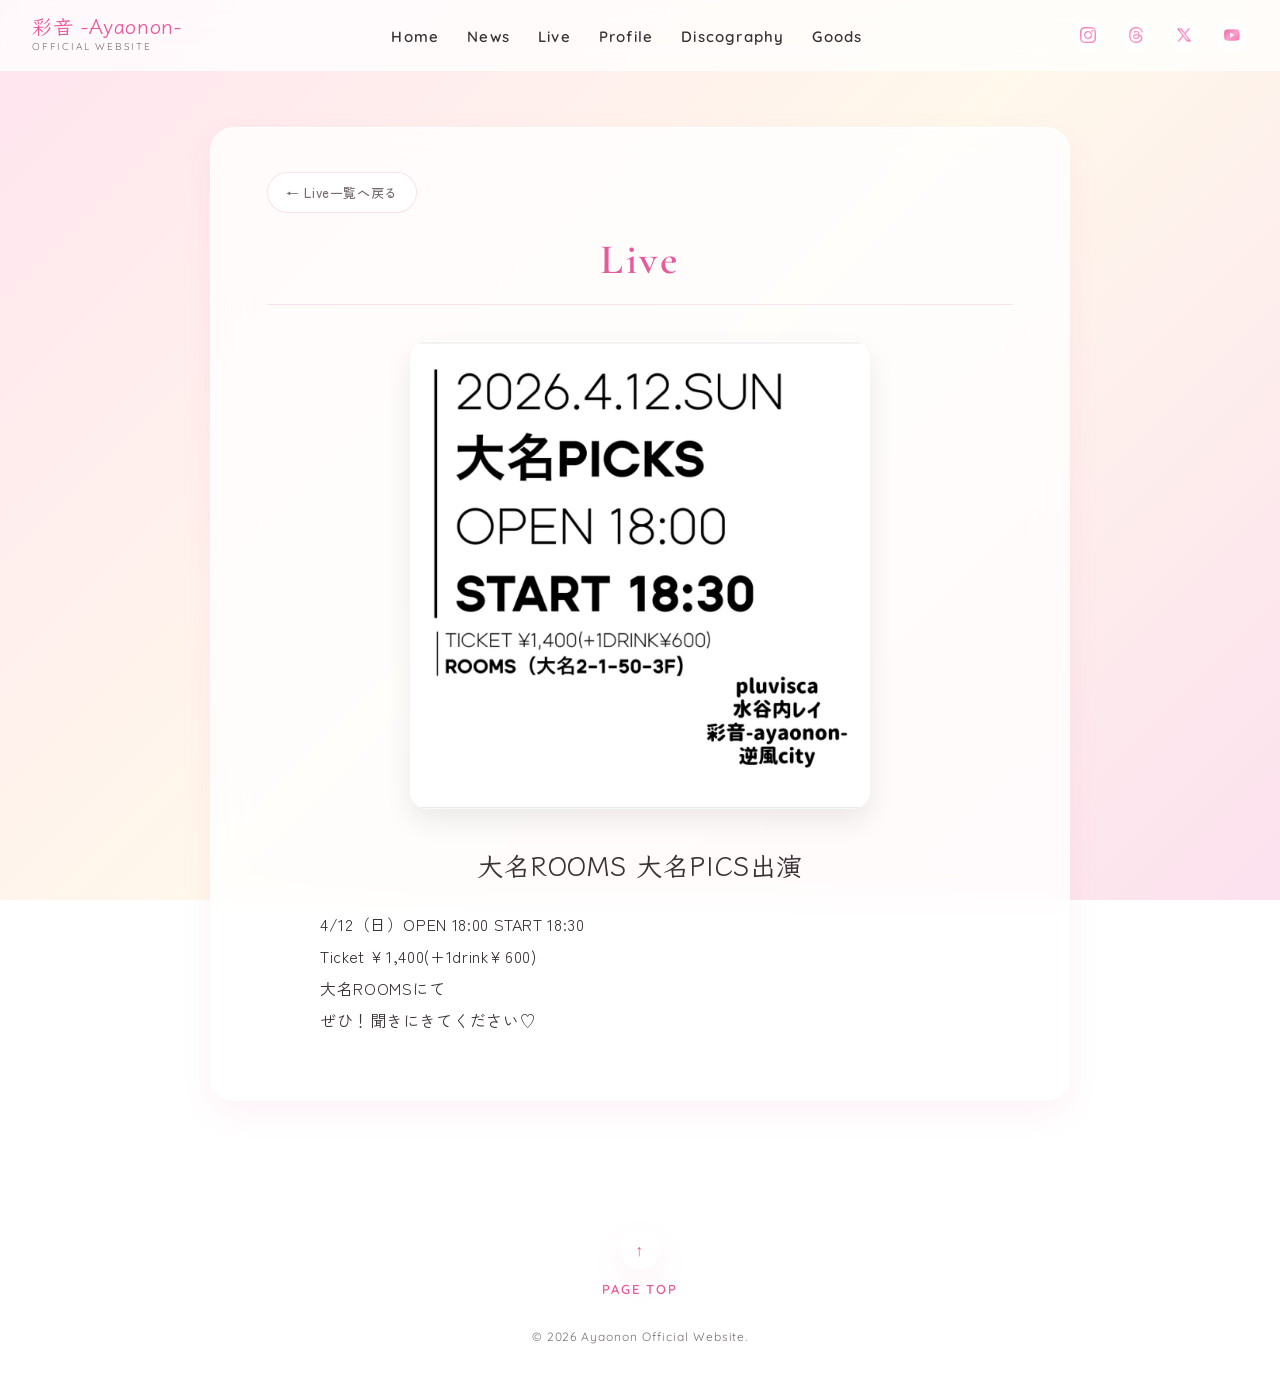
<file: live-260414.html>
<!DOCTYPE html>
<html lang="ja">

<head>
    <meta charset="UTF-8">
    <meta name="viewport" content="width=device-width, initial-scale=1.0">
    <title>大名ROOMS 大名PICS出演 | Live - 彩音 -Ayaonon- Official Website</title>

    <link rel="preconnect" href="https://fonts.googleapis.com">
    <link rel="preconnect" href="https://fonts.gstatic.com" crossorigin>
    <link href="https://fonts.googleapis.com/css2?family=Cormorant+Garamond:ital,wght@0,500;0,600;1,500&family=Klee+One:wght@400;600&family=Quicksand:wght@400;500;600&family=Zen+Kaku+Gothic+New:wght@400;500;700&display=swap" rel="stylesheet">

    <link rel="stylesheet" href="css/common.css">
    <link rel="stylesheet" href="css/live.css">
</head>

<body id="top">

    <header>
        <nav class="nav">
            <div class="text-logo">
                <a href="index.html">
                    <span class="logo-main">彩音 -Ayaonon-</span>
                    <span class="logo-sub">OFFICIAL WEBSITE</span>
                </a>
            </div>

            <ul class="nav-text">
                <li class="nav-item"><a href="index.html">Home</a></li>
                <li class="nav-item"><a href="index.html#news">News</a></li>
                <li class="nav-item"><a href="index.html#live">Live</a></li>
                <li class="nav-item"><a href="index.html#profile">Profile</a></li>
                <li class="nav-item"><a href="index.html#discography">Discography</a></li>
                <li class="nav-item"><a href="index.html#goods">Goods</a></li>
            </ul>

            <button class="hamburger" aria-label="メニューを開く">
                <span></span>
                <span></span>
                <span></span>
            </button>

            <ul class="nav-sns">
                <li class="nav-sns-item">
                    <a href="https://www.instagram.com/ayaonon1124?igsh=YjRiNXJqM3lva2Ft&utm_source=qr" target="_blank" rel="noopener noreferrer">
                        <img src="image/insta.png" alt="Instagram">
                    </a>
                </li>
                <li class="nav-sns-item">
                    <a href="https://www.threads.com/@ayaonon1124?hl=ja" target="_blank" rel="noopener noreferrer">
                        <img src="image/threds.png" alt="Threads">
                    </a>
                </li>
                <li class="nav-sns-item">
                    <a href="https://x.com/ayaonon1124?s=11" target="_blank" rel="noopener noreferrer">
                        <img src="image/x.png" alt="X">
                    </a>
                </li>
                <li class="nav-sns-item">
                    <a href="https://youtube.com/@irodorineiro?si=Z2nzadgw7RBEqJVM" target="_blank" rel="noopener noreferrer">
                        <img src="image/youtube.png" alt="YouTube">
                    </a>
                </li>
            </ul>
        </nav>
    </header>

    <main>
        <article class="detail-card">
            <a href="index.html#live" class="back-button">← Live一覧へ戻る</a>

            <div class="detail-header">
                <h1 class="detail-category">Live</h1>
            </div>

            <div class="detail-image">
                <img src="image/live0417.png" alt="大名ROOMS 大名PICS出演のライブ画像">
            </div>

            <h2 class="detail-subtitle">大名ROOMS 大名PICS出演</h2>

            <div class="detail-body">
                <p>
                    4/12（日）OPEN 18:00 START 18:30<br>
                    Ticket ￥1,400(+1drink￥600)<br>
                    大名ROOMSにて<br>
                    ぜひ！聞きにきてください♡
                </p>
            </div>
        </article>
    </main>

    <footer>
        <a href="#top" class="footer-link">
            <span class="arrow-up">↑</span>
            <span>PAGE TOP</span>
        </a>
        <p class="copyright">&copy; 2026 Ayaonon Official Website.</p>
    </footer>

    <script src="js/script.js"></script>

</body>

</html>
</file>
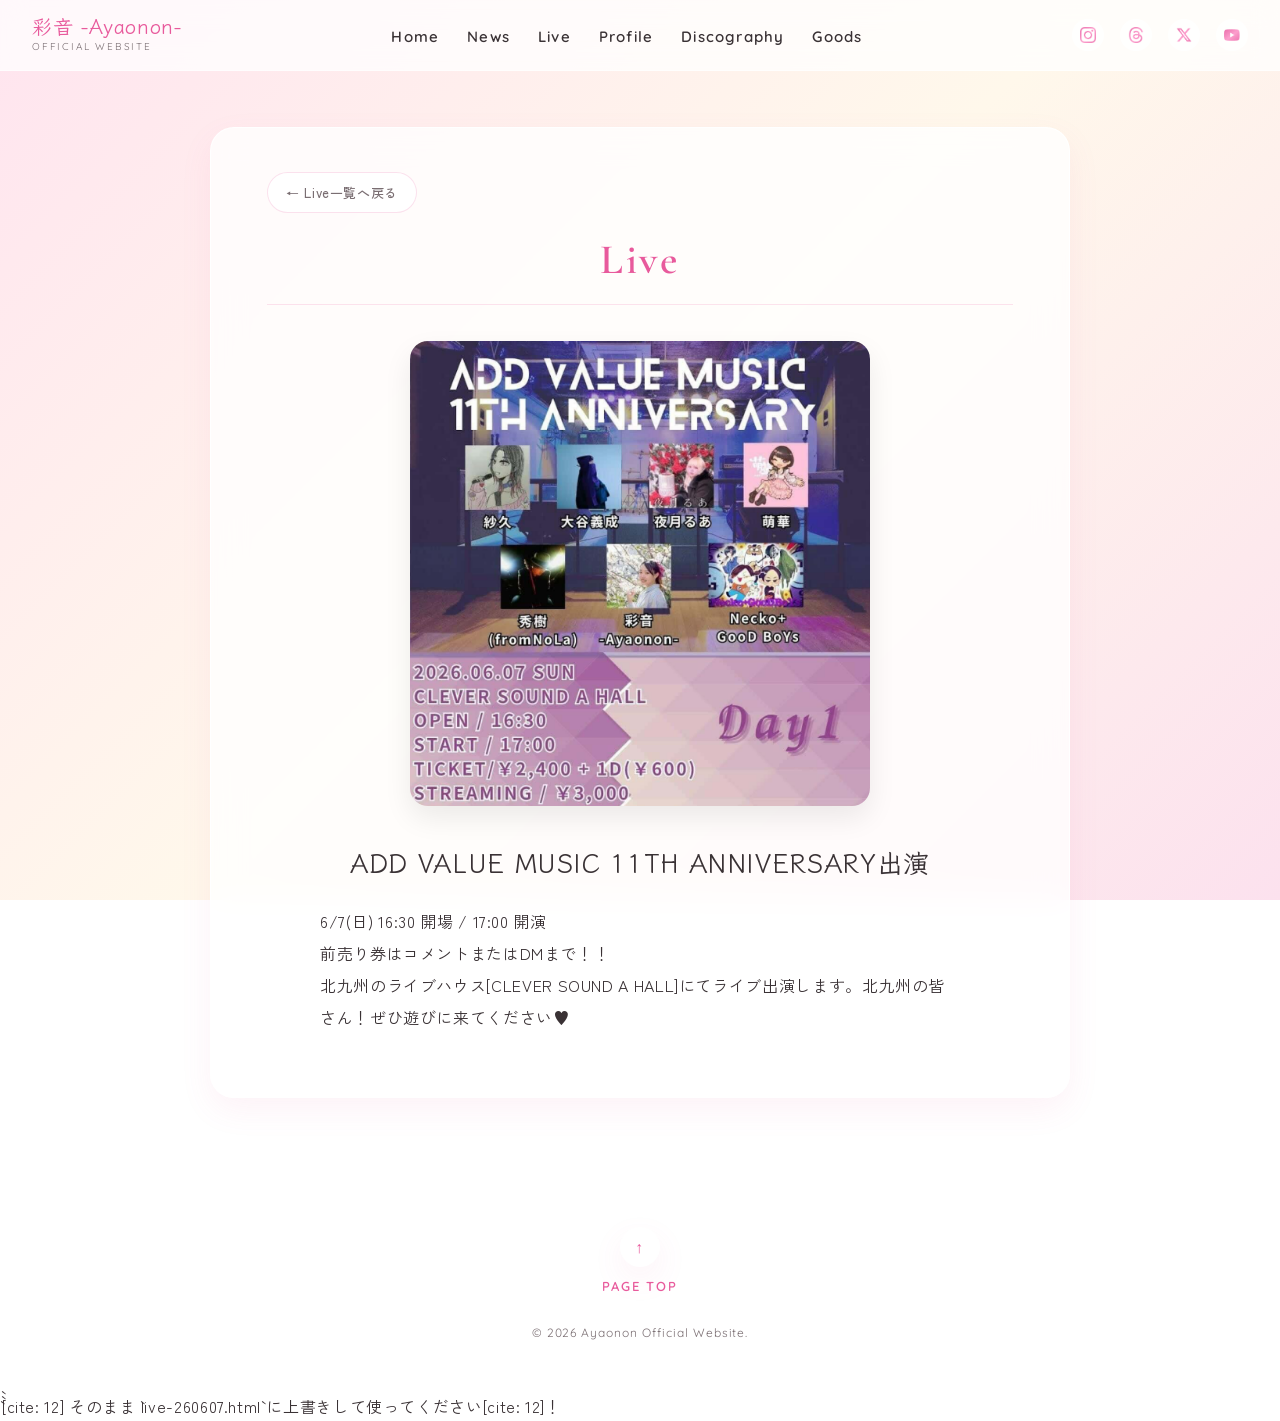
<file: live-260607.html>
<!DOCTYPE html>
<html lang="ja">

<head>
    <meta charset="UTF-8">
    <meta name="viewport" content="width=device-width, initial-scale=1.0">
    <title>ADD VALUE MUSIC 11TH ANNIVERSARY出演 | Live - 彩音 -Ayaonon- Official Website</title>

    <link rel="preconnect" href="https://fonts.googleapis.com">
    <link rel="preconnect" href="https://fonts.gstatic.com" crossorigin>
    <link href="https://fonts.googleapis.com/css2?family=Cormorant+Garamond:ital,wght@0,500;0,600;1,500&family=Klee+One:wght@400;600&family=Quicksand:wght@400;500;600&family=Zen+Kaku+Gothic+New:wght@400;500;700&display=swap" rel="stylesheet">

    <link rel="stylesheet" href="css/common.css">
    <link rel="stylesheet" href="css/live.css">
</head>

<body id="top">

    <header>
        <nav class="nav">
            <div class="text-logo">
                <a href="index.html">
                    <span class="logo-main">彩音 -Ayaonon-</span>
                    <span class="logo-sub">OFFICIAL WEBSITE</span>
                </a>
            </div>

            <ul class="nav-text">
                <li class="nav-item"><a href="index.html">Home</a></li>
                <li class="nav-item"><a href="index.html#news">News</a></li>
                <li class="nav-item"><a href="index.html#live">Live</a></li>
                <li class="nav-item"><a href="index.html#profile">Profile</a></li>
                <li class="nav-item"><a href="index.html#discography">Discography</a></li>
                <li class="nav-item"><a href="index.html#goods">Goods</a></li>
            </ul>

            <button class="hamburger" aria-label="メニューを開く">
                <span></span>
                <span></span>
                <span></span>
            </button>

            <ul class="nav-sns">
                <li class="nav-sns-item">
                    <a href="https://www.instagram.com/ayaonon1124?igsh=YjRiNXJqM3lva2Ft&utm_source=qr" target="_blank" rel="noopener noreferrer">
                        <img src="image/insta.png" alt="Instagram">
                    </a>
                </li>
                <li class="nav-sns-item">
                    <a href="https://www.threads.com/@ayaonon1124?hl=ja" target="_blank" rel="noopener noreferrer">
                        <img src="image/threds.png" alt="Threads">
                    </a>
                </li>
                <li class="nav-sns-item">
                    <a href="https://x.com/ayaonon1124?s=11" target="_blank" rel="noopener noreferrer">
                        <img src="image/x.png" alt="X">
                    </a>
                </li>
                <li class="nav-sns-item">
                    <a href="https://youtube.com/@irodorineiro?si=Z2nzadgw7RBEqJVM" target="_blank" rel="noopener noreferrer">
                        <img src="image/youtube.png" alt="YouTube">
                    </a>
                </li>
            </ul>
        </nav>
    </header>

    <main>
        <article class="detail-card">
            <a href="index.html#live" class="back-button">← Live一覧へ戻る</a>

            <div class="detail-header">
                <h1 class="detail-category">Live</h1>
            </div>

            <div class="detail-image">
                <img src="image/liveinfo06.png" alt="ADD VALUE MUSIC 11TH ANNIVERSARY出演のライブ画像">
            </div>

            <h2 class="detail-subtitle">ADD VALUE MUSIC 11TH ANNIVERSARY出演</h2>

            <div class="detail-body">
                <p>
                    6/7(日) 16:30 開場 / 17:00 開演<br>
                    前売り券はコメントまたはDMまで！！<br>
                    北九州のライブハウス[CLEVER SOUND A HALL]にてライブ出演します。北九州の皆さん！ぜひ遊びに来てください♥
                </p>
            </div>
        </article>
    </main>

    <footer>
        <a href="#top" class="footer-link">
            <span class="arrow-up">↑</span>
            <span>PAGE TOP</span>
        </a>
        <p class="copyright">&copy; 2026 Ayaonon Official Website.</p>
    </footer>

    <script src="js/script.js"></script>

</body>

</html>
```[cite: 12]

そのまま `live-260607.html` に上書きして使ってください[cite: 12]！
</file>
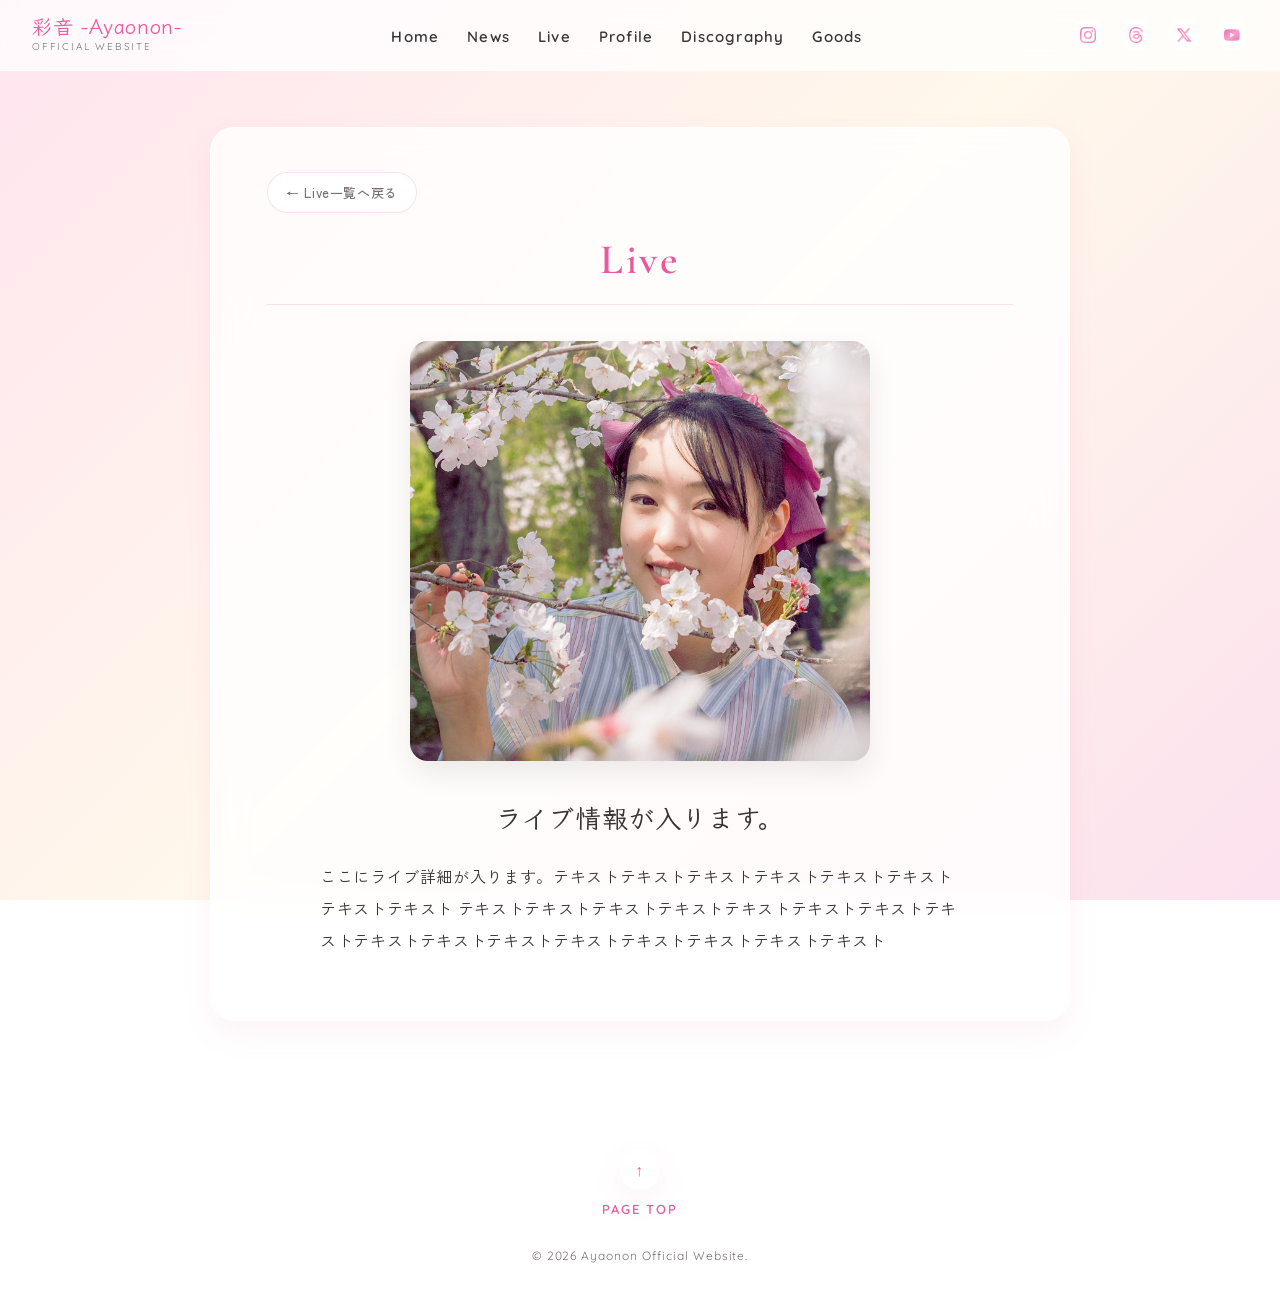
<file: live.html>
<!DOCTYPE html>
<html lang="ja">

<head>
    <meta charset="UTF-8">
    <meta name="viewport" content="width=device-width, initial-scale=1.0">
    <title>Live | 彩音 -Ayaonon- Official Website</title>

    <link rel="preconnect" href="https://fonts.googleapis.com">
    <link rel="preconnect" href="https://fonts.gstatic.com" crossorigin>
    <link href="https://fonts.googleapis.com/css2?family=Cormorant+Garamond:ital,wght@0,500;0,600;1,500&family=Klee+One:wght@400;600&family=Quicksand:wght@400;500;600&family=Zen+Kaku+Gothic+New:wght@400;500;700&display=swap" rel="stylesheet">

    <link rel="stylesheet" href="css/common.css">
    <link rel="stylesheet" href="css/live.css">
</head>

<body id="top">

    <header>
        <nav class="nav">
            <div class="text-logo">
                <a href="index.html">
                    <span class="logo-main">彩音 -Ayaonon-</span>
                    <span class="logo-sub">OFFICIAL WEBSITE</span>
                </a>
            </div>

            <ul class="nav-text">
                <li class="nav-item"><a href="index.html">Home</a></li>
                <li class="nav-item"><a href="index.html#news">News</a></li>
                <li class="nav-item"><a href="index.html#live">Live</a></li>
                <li class="nav-item"><a href="index.html#profile">Profile</a></li>
                <li class="nav-item"><a href="index.html#discography">Discography</a></li>
                <li class="nav-item"><a href="index.html#goods">Goods</a></li>
            </ul>

            <button class="hamburger" aria-label="メニューを開く">
                <span></span>
                <span></span>
                <span></span>
            </button>

            <ul class="nav-sns">
                <li class="nav-sns-item">
                    <a href="https://www.instagram.com/ayaonon1124?igsh=YjRiNXJqM3lva2Ft&utm_source=qr" target="_blank" rel="noopener noreferrer">
                        <img src="image/insta.png" alt="Instagram">
                    </a>
                </li>
                <li class="nav-sns-item">
                    <a href="https://www.threads.com/@ayaonon1124?hl=ja" target="_blank" rel="noopener noreferrer">
                        <img src="image/threds.png" alt="Threads">
                    </a>
                </li>
                <li class="nav-sns-item">
                    <a href="https://x.com/ayaonon1124?s=11" target="_blank" rel="noopener noreferrer">
                        <img src="image/x.png" alt="X">
                    </a>
                </li>
                <li class="nav-sns-item">
                    <a href="https://youtube.com/@irodorineiro?si=Z2nzadgw7RBEqJVM" target="_blank" rel="noopener noreferrer">
                        <img src="image/youtube.png" alt="YouTube">
                    </a>
                </li>
            </ul>
        </nav>
    </header>

    <main>
        <article class="detail-card">
            <a href="index.html#live" class="back-button">← Live一覧へ戻る</a>

            <div class="detail-header">
                <h1 class="detail-category">Live</h1>
            </div>

            <div class="detail-image">
                <img src="image/profile-pic1.jpg" alt="ライブについての画像">
            </div>

            <h2 class="detail-subtitle">ライブ情報が入ります。</h2>

            <div class="detail-body">
                <p>
                    ここにライブ詳細が入ります。テキストテキストテキストテキストテキストテキストテキストテキスト
                    テキストテキストテキストテキストテキストテキストテキストテキストテキストテキストテキストテキストテキストテキストテキストテキスト
                </p>
            </div>
        </article>
    </main>

    <footer>
        <a href="#top" class="footer-link">
            <span class="arrow-up">↑</span>
            <span>PAGE TOP</span>
        </a>
        <p class="copyright">&copy; 2026 Ayaonon Official Website.</p>
    </footer>

    <script src="js/script.js"></script>

</body>

</html>
</file>
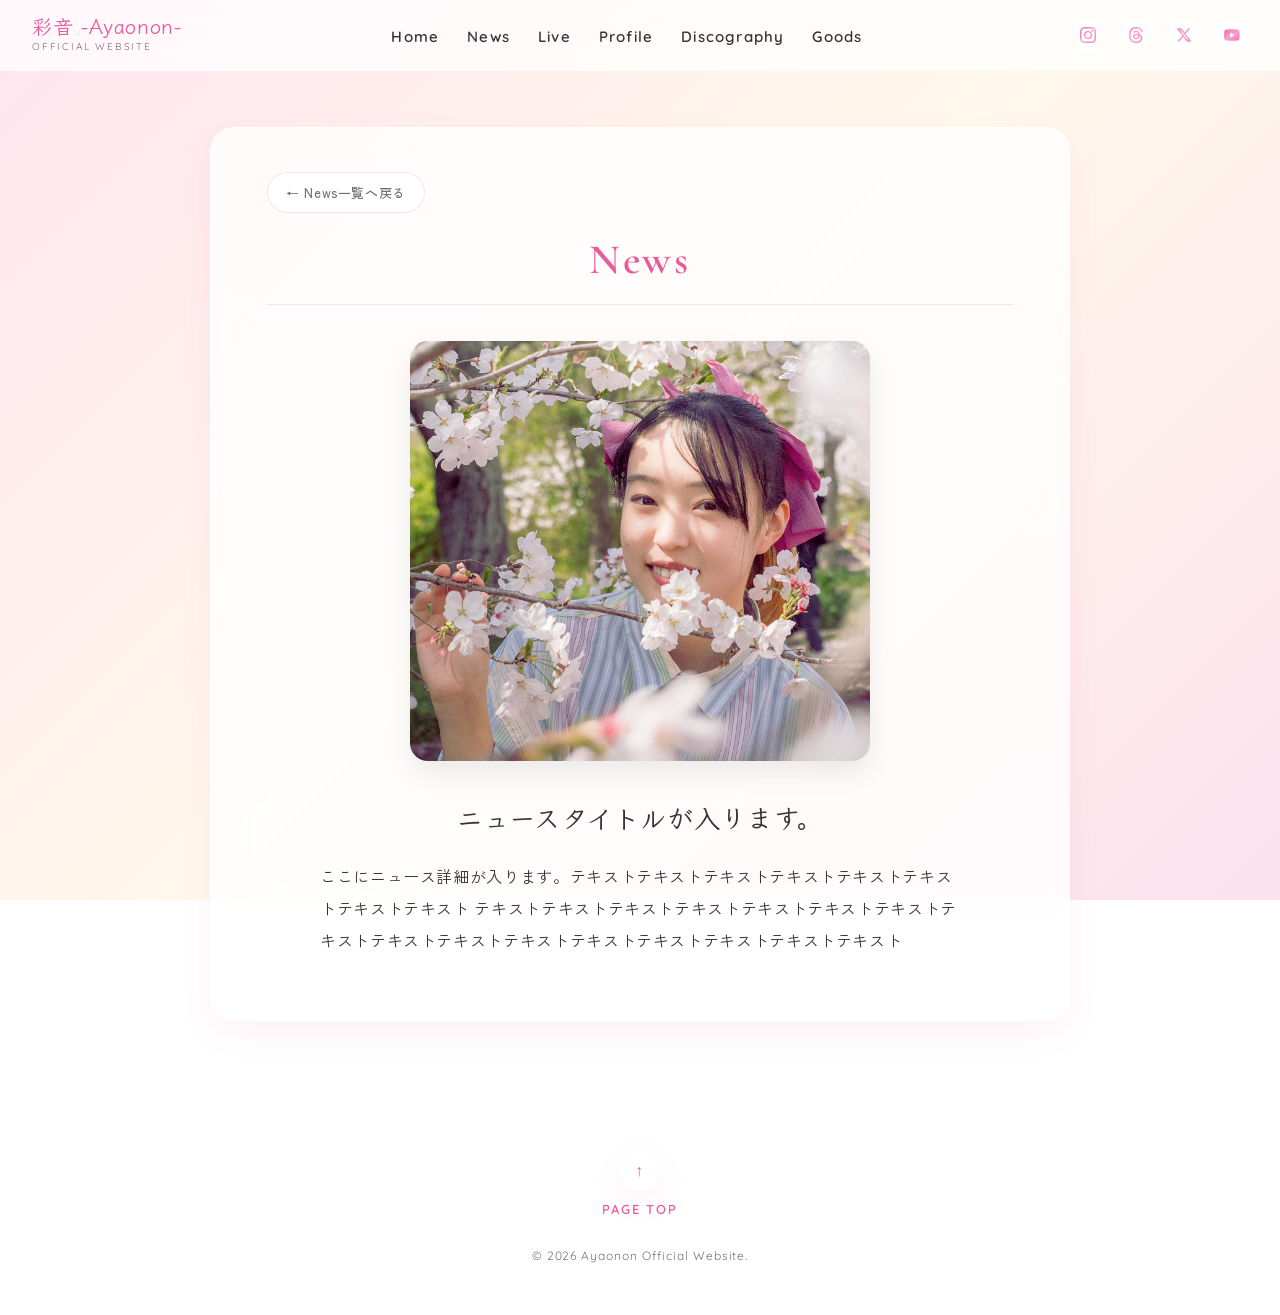
<file: news.html>
<!DOCTYPE html>
<html lang="ja">

<head>
    <meta charset="UTF-8">
    <meta name="viewport" content="width=device-width, initial-scale=1.0">
    <title>News | 彩音 -Ayaonon- Official Website</title>

    <link rel="preconnect" href="https://fonts.googleapis.com">
    <link rel="preconnect" href="https://fonts.gstatic.com" crossorigin>
    <link href="https://fonts.googleapis.com/css2?family=Cormorant+Garamond:ital,wght@0,500;0,600;1,500&family=Klee+One:wght@400;600&family=Quicksand:wght@400;500;600&family=Zen+Kaku+Gothic+New:wght@400;500;700&display=swap" rel="stylesheet">

    <link rel="stylesheet" href="css/common.css">
    <link rel="stylesheet" href="css/news.css">
</head>

<body id="top">

    <header>
        <nav class="nav">
            <div class="text-logo">
                <a href="index.html">
                    <span class="logo-main">彩音 -Ayaonon-</span>
                    <span class="logo-sub">OFFICIAL WEBSITE</span>
                </a>
            </div>

            <ul class="nav-text">
                <li class="nav-item"><a href="index.html">Home</a></li>
                <li class="nav-item"><a href="index.html#news">News</a></li>
                <li class="nav-item"><a href="index.html#live">Live</a></li>
                <li class="nav-item"><a href="index.html#profile">Profile</a></li>
                <li class="nav-item"><a href="index.html#discography">Discography</a></li>
                <li class="nav-item"><a href="index.html#goods">Goods</a></li>
            </ul>

            <button class="hamburger" aria-label="メニューを開く">
                <span></span>
                <span></span>
                <span></span>
            </button>

            <ul class="nav-sns">
                <li class="nav-sns-item">
                    <a href="https://www.instagram.com/ayaonon1124?igsh=YjRiNXJqM3lva2Ft&utm_source=qr" target="_blank" rel="noopener noreferrer">
                        <img src="image/insta.png" alt="Instagram">
                    </a>
                </li>
                <li class="nav-sns-item">
                    <a href="https://www.threads.com/@ayaonon1124?hl=ja" target="_blank" rel="noopener noreferrer">
                        <img src="image/threds.png" alt="Threads">
                    </a>
                </li>
                <li class="nav-sns-item">
                    <a href="https://x.com/ayaonon1124?s=11" target="_blank" rel="noopener noreferrer">
                        <img src="image/x.png" alt="X">
                    </a>
                </li>
                <li class="nav-sns-item">
                    <a href="https://youtube.com/@irodorineiro?si=Z2nzadgw7RBEqJVM" target="_blank" rel="noopener noreferrer">
                        <img src="image/youtube.png" alt="YouTube">
                    </a>
                </li>
            </ul>
        </nav>
    </header>

    <main>
        <article class="detail-card">
            <a href="index.html#news" class="back-button">← News一覧へ戻る</a>

            <div class="detail-header">
                <h1 class="detail-category">News</h1>
            </div>

            <div class="detail-image">
                <img src="image/profile-pic1.jpg" alt="ニュースについての画像">
            </div>

            <h2 class="detail-subtitle">ニュースタイトルが入ります。</h2>

            <div class="detail-body">
                <p>
                    ここにニュース詳細が入ります。テキストテキストテキストテキストテキストテキストテキストテキスト
                    テキストテキストテキストテキストテキストテキストテキストテキストテキストテキストテキストテキストテキストテキストテキストテキスト
                </p>
            </div>
        </article>
    </main>

    <footer>
        <a href="#top" class="footer-link">
            <span class="arrow-up">↑</span>
            <span>PAGE TOP</span>
        </a>
        <p class="copyright">&copy; 2026 Ayaonon Official Website.</p>
    </footer>

    <script src="js/script.js"></script>

</body>

</html>
</file>
<file: css/common.css>
:root {
    --primary-pink: #e85a9c;
    --primary-pink-light: #ff85bc;
    --soft-pink-bg: #fff0f5;
    --text-main: #3a3235;
    --text-muted: #7a6e72;
    --glass-bg: rgba(255, 255, 255, 0.78);
    --glass-border: rgba(255, 255, 255, 0.9);
    --shadow-soft: 0 12px 32px rgba(232, 90, 156, 0.08);
    --font-ja-hand: "Klee One", cursive, sans-serif;
    --font-ja-sans: "Zen Kaku Gothic New", sans-serif;
    --font-en-serif: "Cormorant Garamond", serif;
    --font-en-sans: "Quicksand", sans-serif;
}

* {
    margin: 0;
    padding: 0;
    box-sizing: border-box;
}

html {
    scroll-behavior: smooth;
}

body {
    background: linear-gradient(135deg, #ffe4ef 0%, #fff8eb 50%, #fce1ee 100%);
    background-attachment: fixed;
    font-family: var(--font-ja-sans);
    color: var(--text-main);
    line-height: 1.8;
    letter-spacing: 0.04em;
}

img {
    display: block;
    max-width: 100%;
    height: auto;
}

a {
    text-decoration: none;
    color: inherit;
}

/* ================= Header ================= */
header {
    position: sticky;
    top: 0;
    z-index: 100;
    background: rgba(255, 255, 255, 0.75);
    backdrop-filter: blur(12px);
    -webkit-backdrop-filter: blur(12px);
    border-bottom: 1px solid rgba(255, 255, 255, 0.6);
    padding: 14px 0;
    transition: all 0.3s ease;
}

.nav {
    max-width: 1280px;
    margin: 0 auto;
    padding: 0 32px;
    display: flex;
    justify-content: space-between;
    align-items: center;
}

.text-logo a {
    display: flex;
    flex-direction: column;
    transition: opacity 0.3s;
}

.text-logo a:hover {
    opacity: 0.75;
}

.logo-main {
    font-family: var(--font-ja-hand);
    font-size: 20px;
    font-weight: 600;
    color: var(--primary-pink);
    line-height: 1.2;
}

.logo-sub {
    font-family: var(--font-en-sans);
    font-size: 10px;
    letter-spacing: 0.18em;
    color: var(--text-muted);
}

.nav-text {
    display: flex;
    list-style: none;
    gap: 28px;
}

.nav-item a {
    position: relative;
    font-family: var(--font-en-sans);
    font-size: 15px;
    font-weight: 600;
    letter-spacing: 0.08em;
    color: var(--text-main);
    padding: 6px 0;
    transition: color 0.3s;
}

/* ホバー時に下線が中央からスッと伸びるアニメーション */
.nav-item a::after {
    content: "";
    position: absolute;
    bottom: 0;
    left: 50%;
    width: 0;
    height: 2px;
    background: var(--primary-pink);
    transition: all 0.3s ease;
    transform: translateX(-50%);
    border-radius: 2px;
}

.nav-item a:hover {
    color: var(--primary-pink);
}

.nav-item a:hover::after {
    width: 100%;
}

.nav-sns {
    display: flex;
    align-items: center;
    gap: 16px;
    list-style: none;
}

.nav-sns-item a {
    display: flex;
    align-items: center;
    justify-content: center;
    width: 32px;
    height: 32px;
    border-radius: 50%;
    background: rgba(255, 255, 255, 0.8);
    transition: transform 0.3s, background-color 0.3s;
}

.nav-sns-item img {
    width: 16px;
    height: 16px;
    object-fit: contain;
}

.nav-sns-item a:hover {
    transform: translateY(-2px);
    background: #fff;
    box-shadow: 0 4px 10px rgba(232, 90, 156, 0.15);
}

.hamburger {
    display: none;
    width: 40px;
    height: 40px;
    border: none;
    background: none;
    cursor: pointer;
    z-index: 110;
}

.hamburger span {
    display: block;
    width: 24px;
    height: 2px;
    margin: 5px auto;
    background: var(--primary-pink);
    border-radius: 2px;
    transition: 0.3s;
}

/* ================= Footer ================= */
footer {
    margin-top: 80px;
    padding: 48px 20px;
    text-align: center;
    background: rgba(255, 255, 255, 0.5);
    border-top: 1px solid rgba(255, 255, 255, 0.8);
}

.footer-link {
    display: inline-flex;
    flex-direction: column;
    align-items: center;
    gap: 4px;
    font-family: var(--font-en-sans);
    color: var(--primary-pink);
    font-size: 13px;
    font-weight: 600;
    letter-spacing: 0.15em;
    transition: transform 0.3s, opacity 0.3s;
}

.arrow-up {
    display: flex;
    align-items: center;
    justify-content: center;
    width: 40px;
    height: 40px;
    border-radius: 50%;
    background: #fff;
    box-shadow: var(--shadow-soft);
    font-size: 16px;
    margin-bottom: 4px;
}

.footer-link:hover {
    transform: translateY(-4px);
    opacity: 0.8;
}

.copyright {
    margin-top: 24px;
    font-family: var(--font-en-sans);
    font-size: 12px;
    color: var(--text-muted);
    letter-spacing: 0.08em;
}

/* ================= スマホ対応 ================= */
@media screen and (max-width: 768px) {
    .nav {
        padding: 0 20px;
    }

    .logo-main {
        font-size: 17px;
    }

    .hamburger {
        display: block;
    }

    .nav-text {
        display: none;
    }

    .nav-text.open {
        display: flex;
        flex-direction: column;
        position: fixed;
        top: 65px;
        left: 0;
        width: 100%;
        background: rgba(255, 255, 255, 0.96);
        backdrop-filter: blur(12px);
        padding: 20px 0 32px;
        gap: 8px;
        box-shadow: 0 12px 24px rgba(0, 0, 0, 0.06);
    }

    .nav-item a {
        display: block;
        padding: 12px;
        text-align: center;
        font-size: 16px;
    }

    .nav-sns {
        display: none;
    }
}
</file>
<file: css/style.css>
/* ================= Main Visual ================= */
.mv {
    position: relative;
    width: 100%;
    height: 82vh;
    min-height: 540px;
    max-height: 860px;
    overflow: hidden;
}

.mv img {
    width: 100%;
    height: 100%;
    object-fit: cover;
    object-position: center;
}

/* 文字を読みやすくするためのふんわりとした光のグラデーション */
.mv-overlay {
    position: absolute;
    inset: 0;
    background: linear-gradient(
        90deg,
        rgba(255, 248, 250, 0.72) 0%,
        rgba(255, 248, 250, 0.35) 50%,
        rgba(255, 248, 250, 0) 100%
    );
}

.mv-text {
    position: absolute;
    top: 50%;
    left: 12%;
    transform: translateY(-50%);
    z-index: 2;
}

.mv-en {
    font-family: var(--font-en-serif);
    font-style: italic;
    font-size: clamp(22px, 3vw, 34px);
    color: var(--primary-pink);
    letter-spacing: 0.12em;
    margin-bottom: 4px;
}

.mv h1 {
    font-family: var(--font-ja-hand);
    color: var(--primary-pink);
    font-size: clamp(64px, 9vw, 128px);
    font-weight: 400;
    line-height: 1.1;
    letter-spacing: 0.08em;
    text-shadow: 0 4px 20px rgba(255, 255, 255, 0.9);
    margin-bottom: 24px;
}

.mv-catch {
    font-family: var(--font-ja-hand);
    color: var(--text-main);
    font-size: clamp(18px, 2.2vw, 28px);
    line-height: 1.7;
    text-shadow: 0 2px 12px rgba(255, 255, 255, 0.95);
}

/* ================= 共通カードセクション ================= */
.card-section {
    width: 90%;
    max-width: 1040px;
    margin: 72px auto;
    background: var(--glass-bg);
    backdrop-filter: blur(16px);
    -webkit-backdrop-filter: blur(16px);
    border: 1px solid var(--glass-border);
    border-radius: 24px;
    box-shadow: var(--shadow-soft);
    overflow: hidden;
}

.section-inner {
    padding: 56px 64px;
}

.section-header {
    display: flex;
    align-items: baseline;
    gap: 16px;
    margin-bottom: 36px;
    border-bottom: 1px solid rgba(232, 90, 156, 0.18);
    padding-bottom: 14px;
}

.section-title {
    font-family: var(--font-en-serif);
    font-size: 44px;
    font-weight: 600;
    color: var(--primary-pink);
    letter-spacing: 0.06em;
    line-height: 1;
}

.section-subtitle {
    font-size: 13px;
    color: var(--text-muted);
    letter-spacing: 0.1em;
}

/* ================= News & Live ================= */
.news-container {
    display: flex;
    flex-direction: column;
}

.news-empty {
    padding: 24px 0;
    color: var(--text-muted);
    font-size: 15px;
    text-align: center;
}

.news-link {
    display: flex;
    align-items: center;
    padding: 20px 16px;
    border-bottom: 1px solid rgba(0, 0, 0, 0.06);
    border-radius: 12px;
    transition: all 0.3s ease;
}

.news-link:last-child {
    border-bottom: none;
}

.news-link:hover {
    background: rgba(255, 255, 255, 0.9);
    transform: translateX(6px);
}

.news-date {
    font-family: var(--font-en-sans);
    color: var(--primary-pink);
    font-size: 14px;
    font-weight: 600;
    letter-spacing: 0.08em;
    min-width: 110px;
}

.news-title {
    font-size: 17px;
    font-weight: 500;
    color: var(--text-main);
    flex: 1;
}

.news-arrow {
    font-family: var(--font-en-sans);
    color: var(--primary-pink);
    font-size: 18px;
    opacity: 0.5;
    transition: transform 0.3s, opacity 0.3s;
}

.news-link:hover .news-arrow {
    opacity: 1;
    transform: translateX(4px);
}

/* ================= Profile ================= */
.profile-box {
    display: flex;
    flex-direction: column;
    align-items: center;
}

.profile-imgbox {
    display: flex;
    justify-content: center;
    align-items: center;
    gap: 32px;
    margin-bottom: 36px;
}

.profile-photo {
    border-radius: 20px;
    overflow: hidden;
    box-shadow: 0 10px 28px rgba(0, 0, 0, 0.08);
    background: #fff;
}

.profile-photo img {
    width: 100%;
    max-width: 340px;
    aspect-ratio: 4 / 3;
    object-fit: cover;
}

.profile-content {
    text-align: center;
    max-width: 640px;
}

.profile-content h3 {
    font-family: var(--font-ja-hand);
    font-size: 28px;
    color: var(--primary-pink);
    margin-bottom: 18px;
    letter-spacing: 0.08em;
}

.profile-content h3 span {
    font-family: var(--font-en-serif);
    font-size: 22px;
    font-weight: 500;
}

.profile-content p {
    font-size: 16px;
    line-height: 2.1;
    color: var(--text-main);
}

/* ================= Discography ================= */
.song-container {
    display: grid;
    grid-template-columns: repeat(3, 1fr);
    gap: 28px;
}

.song-box {
    display: block;
    background: rgba(255, 255, 255, 0.85);
    padding: 16px 16px 22px;
    border-radius: 18px;
    box-shadow: 0 6px 20px rgba(0, 0, 0, 0.04);
    transition: transform 0.35s ease, box-shadow 0.35s ease;
}

.song-box:hover {
    transform: translateY(-8px);
    box-shadow: 0 16px 32px rgba(232, 90, 156, 0.16);
}

.song-img-wrap {
    position: relative;
    border-radius: 12px;
    overflow: hidden;
    aspect-ratio: 1 / 1;
}

.song-img-wrap img {
    width: 100%;
    height: 100%;
    object-fit: cover;
    transition: transform 0.5s ease;
}

.song-box:hover .song-img-wrap img {
    transform: scale(1.06);
}

.song-badge {
    position: absolute;
    bottom: 10px;
    right: 10px;
    background: rgba(255, 255, 255, 0.9);
    color: var(--primary-pink);
    font-family: var(--font-en-sans);
    font-size: 11px;
    font-weight: 600;
    letter-spacing: 0.08em;
    padding: 4px 12px;
    border-radius: 20px;
    box-shadow: 0 2px 8px rgba(0, 0, 0, 0.1);
}

.song-box h3 {
    margin-top: 16px;
    text-align: center;
    font-family: var(--font-ja-hand);
    font-size: 20px;
    font-weight: 600;
    color: var(--text-main);
    transition: color 0.3s;
}

.song-box:hover h3 {
    color: var(--primary-pink);
}

/* ================= Goods ================= */
.goods-img-wrap {
    border-radius: 16px;
    overflow: hidden;
    box-shadow: 0 8px 24px rgba(0, 0, 0, 0.06);
}

.goods-img-wrap img {
    width: 100%;
}

/* ================= スマホ対応 ================= */
@media screen and (max-width: 768px) {
    .pc-only {
        display: none;
    }

    .mv {
        height: 60vh;
        min-height: 400px;
    }

    .mv-overlay {
        background: linear-gradient(
            180deg,
            rgba(255, 248, 250, 0.2) 0%,
            rgba(255, 248, 250, 0.85) 100%
        );
    }

    .mv-text {
        top: auto;
        bottom: 10%;
        left: 6%;
        transform: none;
    }

    .card-section {
        width: 92%;
        margin: 40px auto;
        border-radius: 20px;
    }

    .section-inner {
        padding: 32px 22px;
    }

    .section-header {
        flex-direction: column;
        gap: 4px;
        margin-bottom: 24px;
    }

    .section-title {
        font-size: 34px;
    }

    .news-link {
        flex-direction: column;
        align-items: flex-start;
        gap: 6px;
        padding: 16px 8px;
    }

    .news-arrow {
        display: none;
    }

    .news-title {
        font-size: 15px;
    }

    .profile-imgbox {
        flex-direction: column;
        gap: 16px;
    }

    .profile-photo.sub-photo {
        display: none;
    }

    .profile-content h3 {
        font-size: 24px;
    }

    .profile-content p {
        font-size: 14px;
        line-height: 1.9;
    }

    .song-container {
        grid-template-columns: 1fr;
        gap: 20px;
    }

    .song-box {
        display: flex;
        align-items: center;
        gap: 16px;
        padding: 12px;
    }

    .song-img-wrap {
        width: 88px;
        height: 88px;
        flex-shrink: 0;
    }

    .song-badge {
        display: none;
    }

    .song-box h3 {
        margin-top: 0;
        text-align: left;
        font-size: 18px;
    }
}
</file>
<file: css/discography.css>
/* ================= Discography Detail ================= */
.disco-card {
    width: 90%;
    max-width: 860px;
    margin: 56px auto;
    background: var(--glass-bg);
    backdrop-filter: blur(16px);
    -webkit-backdrop-filter: blur(16px);
    border: 1px solid var(--glass-border);
    border-radius: 24px;
    box-shadow: var(--shadow-soft);
    padding: 44px 56px 64px;
}

.back-button {
    display: inline-flex;
    align-items: center;
    gap: 6px;
    font-size: 13px;
    font-weight: 500;
    color: var(--text-muted);
    background: rgba(255, 255, 255, 0.85);
    padding: 8px 18px;
    border-radius: 999px;
    border: 1px solid rgba(232, 90, 156, 0.18);
    transition: all 0.25s ease;
}

.back-button:hover {
    color: var(--primary-pink);
    border-color: var(--primary-pink);
    transform: translateX(-3px);
}

.disco-header {
    text-align: center;
    margin-top: 24px;
    padding-bottom: 20px;
    border-bottom: 1px solid rgba(232, 90, 156, 0.16);
}

.disco-category {
    font-family: var(--font-en-serif);
    font-size: 42px;
    font-weight: 600;
    color: var(--primary-pink);
    letter-spacing: 0.06em;
    line-height: 1.1;
}

.disco-jacket {
    margin: 36px auto 28px;
    max-width: 340px;
    border-radius: 20px;
    overflow: hidden;
    box-shadow: 0 16px 36px rgba(232, 90, 156, 0.18);
}

.disco-jacket img {
    width: 100%;
    aspect-ratio: 1 / 1;
    object-fit: cover;
}

.disco-song-title {
    font-family: var(--font-ja-hand);
    font-size: 32px;
    font-weight: 600;
    color: var(--text-main);
    text-align: center;
    margin-bottom: 20px;
}

.disco-comment {
    max-width: 620px;
    margin: 0 auto 32px;
    font-size: 16px;
    line-height: 2;
    color: var(--text-main);
    text-align: left;
}

.stream-btn-wrap {
    display: flex;
    justify-content: center;
    margin-bottom: 48px;
}

.stream-button {
    display: inline-flex;
    align-items: center;
    justify-content: center;
    padding: 13px 32px;
    background: linear-gradient(135deg, var(--primary-pink) 0%, var(--primary-pink-light) 100%);
    color: #fff;
    font-size: 15px;
    font-weight: 600;
    letter-spacing: 0.06em;
    border-radius: 999px;
    box-shadow: 0 8px 20px rgba(232, 90, 156, 0.3);
    transition: transform 0.25s ease, box-shadow 0.25s ease;
}

.stream-button:hover {
    transform: translateY(-2px);
    box-shadow: 0 12px 24px rgba(232, 90, 156, 0.4);
}

/* 歌詞エリア */
.lyric-box {
    max-width: 640px;
    margin: 0 auto;
    padding: 40px 36px;
    background: rgba(255, 240, 245, 0.72);
    border: 1px solid rgba(232, 90, 156, 0.16);
    border-radius: 20px;
}

.lyric-title {
    font-family: var(--font-ja-hand);
    font-size: 20px;
    font-weight: 600;
    color: var(--primary-pink);
    text-align: center;
    margin-bottom: 24px;
    letter-spacing: 0.1em;
}

.lyric-text {
    font-family: var(--font-ja-hand);
    font-size: 16px;
    line-height: 2.1;
    color: var(--text-main);
    text-align: center;
}

@media screen and (max-width: 768px) {
    .disco-card {
        width: 92%;
        margin: 32px auto;
        padding: 28px 18px 44px;
        border-radius: 20px;
    }

    .disco-category {
        font-size: 32px;
    }

    .disco-jacket {
        max-width: 240px;
        margin: 24px auto 20px;
    }

    .disco-song-title {
        font-size: 24px;
    }

    .disco-comment {
        font-size: 14px;
        line-height: 1.9;
    }

    .stream-button {
        padding: 11px 24px;
        font-size: 14px;
    }

    .lyric-box {
        padding: 28px 18px;
        border-radius: 16px;
    }

    .lyric-text {
        font-size: 14px;
        line-height: 1.95;
    }
}
</file>
<file: css/live.css>
/* ================= Live Detail ================= */
.detail-card {
    width: 90%;
    max-width: 860px;
    margin: 56px auto;
    background: var(--glass-bg);
    backdrop-filter: blur(16px);
    -webkit-backdrop-filter: blur(16px);
    border: 1px solid var(--glass-border);
    border-radius: 24px;
    box-shadow: var(--shadow-soft);
    padding: 44px 56px 64px;
}

.back-button {
    display: inline-flex;
    align-items: center;
    gap: 6px;
    font-size: 13px;
    font-weight: 500;
    color: var(--text-muted);
    background: rgba(255, 255, 255, 0.85);
    padding: 8px 18px;
    border-radius: 999px;
    border: 1px solid rgba(232, 90, 156, 0.18);
    transition: all 0.25s ease;
}

.back-button:hover {
    color: var(--primary-pink);
    border-color: var(--primary-pink);
    transform: translateX(-3px);
}

.detail-header {
    text-align: center;
    margin-top: 24px;
    padding-bottom: 20px;
    border-bottom: 1px solid rgba(232, 90, 156, 0.16);
}

.detail-category {
    font-family: var(--font-en-serif);
    font-size: 42px;
    font-weight: 600;
    color: var(--primary-pink);
    letter-spacing: 0.06em;
    line-height: 1.1;
}

.detail-image {
    margin: 36px auto;
    max-width: 460px;
    border-radius: 18px;
    overflow: hidden;
    box-shadow: 0 12px 28px rgba(0, 0, 0, 0.08);
}

.detail-image img {
    width: 100%;
    height: auto;
}

.detail-subtitle {
    font-family: var(--font-ja-hand);
    font-size: 26px;
    font-weight: 600;
    color: var(--text-main);
    text-align: center;
    margin-bottom: 24px;
    line-height: 1.5;
}

.detail-body {
    max-width: 640px;
    margin: 0 auto;
    font-size: 16px;
    line-height: 2;
    color: var(--text-main);
}

@media screen and (max-width: 768px) {
    .detail-card {
        width: 92%;
        margin: 32px auto;
        padding: 28px 20px 44px;
        border-radius: 20px;
    }

    .detail-category {
        font-size: 32px;
    }

    .detail-image {
        margin: 24px auto;
        max-width: 100%;
    }

    .detail-subtitle {
        font-size: 20px;
    }

    .detail-body {
        font-size: 14px;
        line-height: 1.9;
    }
}
</file>
<file: css/news.css>
/* ================= News Detail ================= */
.detail-card {
    width: 90%;
    max-width: 860px;
    margin: 56px auto;
    background: var(--glass-bg);
    backdrop-filter: blur(16px);
    -webkit-backdrop-filter: blur(16px);
    border: 1px solid var(--glass-border);
    border-radius: 24px;
    box-shadow: var(--shadow-soft);
    padding: 44px 56px 64px;
}

.back-button {
    display: inline-flex;
    align-items: center;
    gap: 6px;
    font-size: 13px;
    font-weight: 500;
    color: var(--text-muted);
    background: rgba(255, 255, 255, 0.85);
    padding: 8px 18px;
    border-radius: 999px;
    border: 1px solid rgba(232, 90, 156, 0.18);
    transition: all 0.25s ease;
}

.back-button:hover {
    color: var(--primary-pink);
    border-color: var(--primary-pink);
    transform: translateX(-3px);
}

.detail-header {
    text-align: center;
    margin-top: 24px;
    padding-bottom: 20px;
    border-bottom: 1px solid rgba(232, 90, 156, 0.16);
}

.detail-category {
    font-family: var(--font-en-serif);
    font-size: 42px;
    font-weight: 600;
    color: var(--primary-pink);
    letter-spacing: 0.06em;
    line-height: 1.1;
}

.detail-image {
    margin: 36px auto;
    max-width: 460px;
    border-radius: 18px;
    overflow: hidden;
    box-shadow: 0 12px 28px rgba(0, 0, 0, 0.08);
}

.detail-image img {
    width: 100%;
    height: auto;
}

.detail-subtitle {
    font-family: var(--font-ja-hand);
    font-size: 26px;
    font-weight: 600;
    color: var(--text-main);
    text-align: center;
    margin-bottom: 24px;
    line-height: 1.5;
}

.detail-body {
    max-width: 640px;
    margin: 0 auto;
    font-size: 16px;
    line-height: 2;
    color: var(--text-main);
}

@media screen and (max-width: 768px) {
    .detail-card {
        width: 92%;
        margin: 32px auto;
        padding: 28px 20px 44px;
        border-radius: 20px;
    }

    .detail-category {
        font-size: 32px;
    }

    .detail-image {
        margin: 24px auto;
        max-width: 100%;
    }

    .detail-subtitle {
        font-size: 20px;
    }

    .detail-body {
        font-size: 14px;
        line-height: 1.9;
    }
}
</file>
